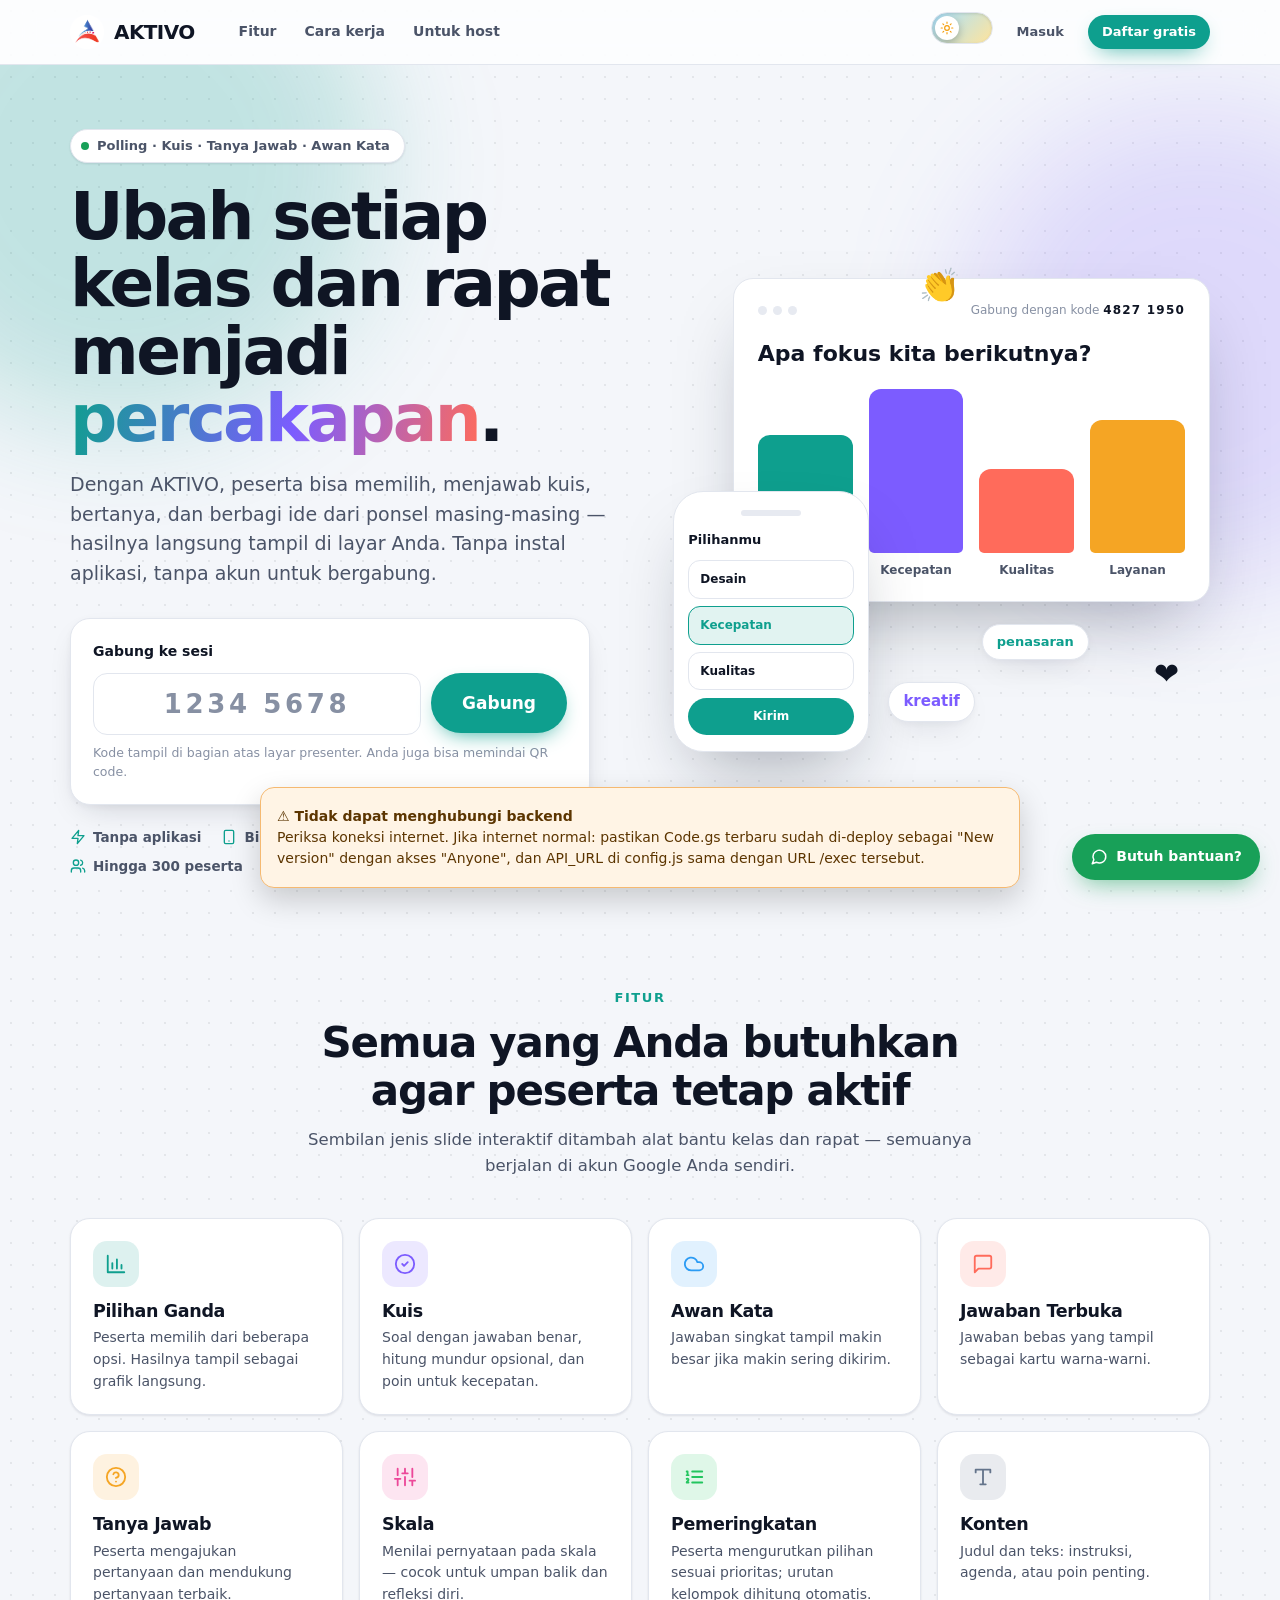
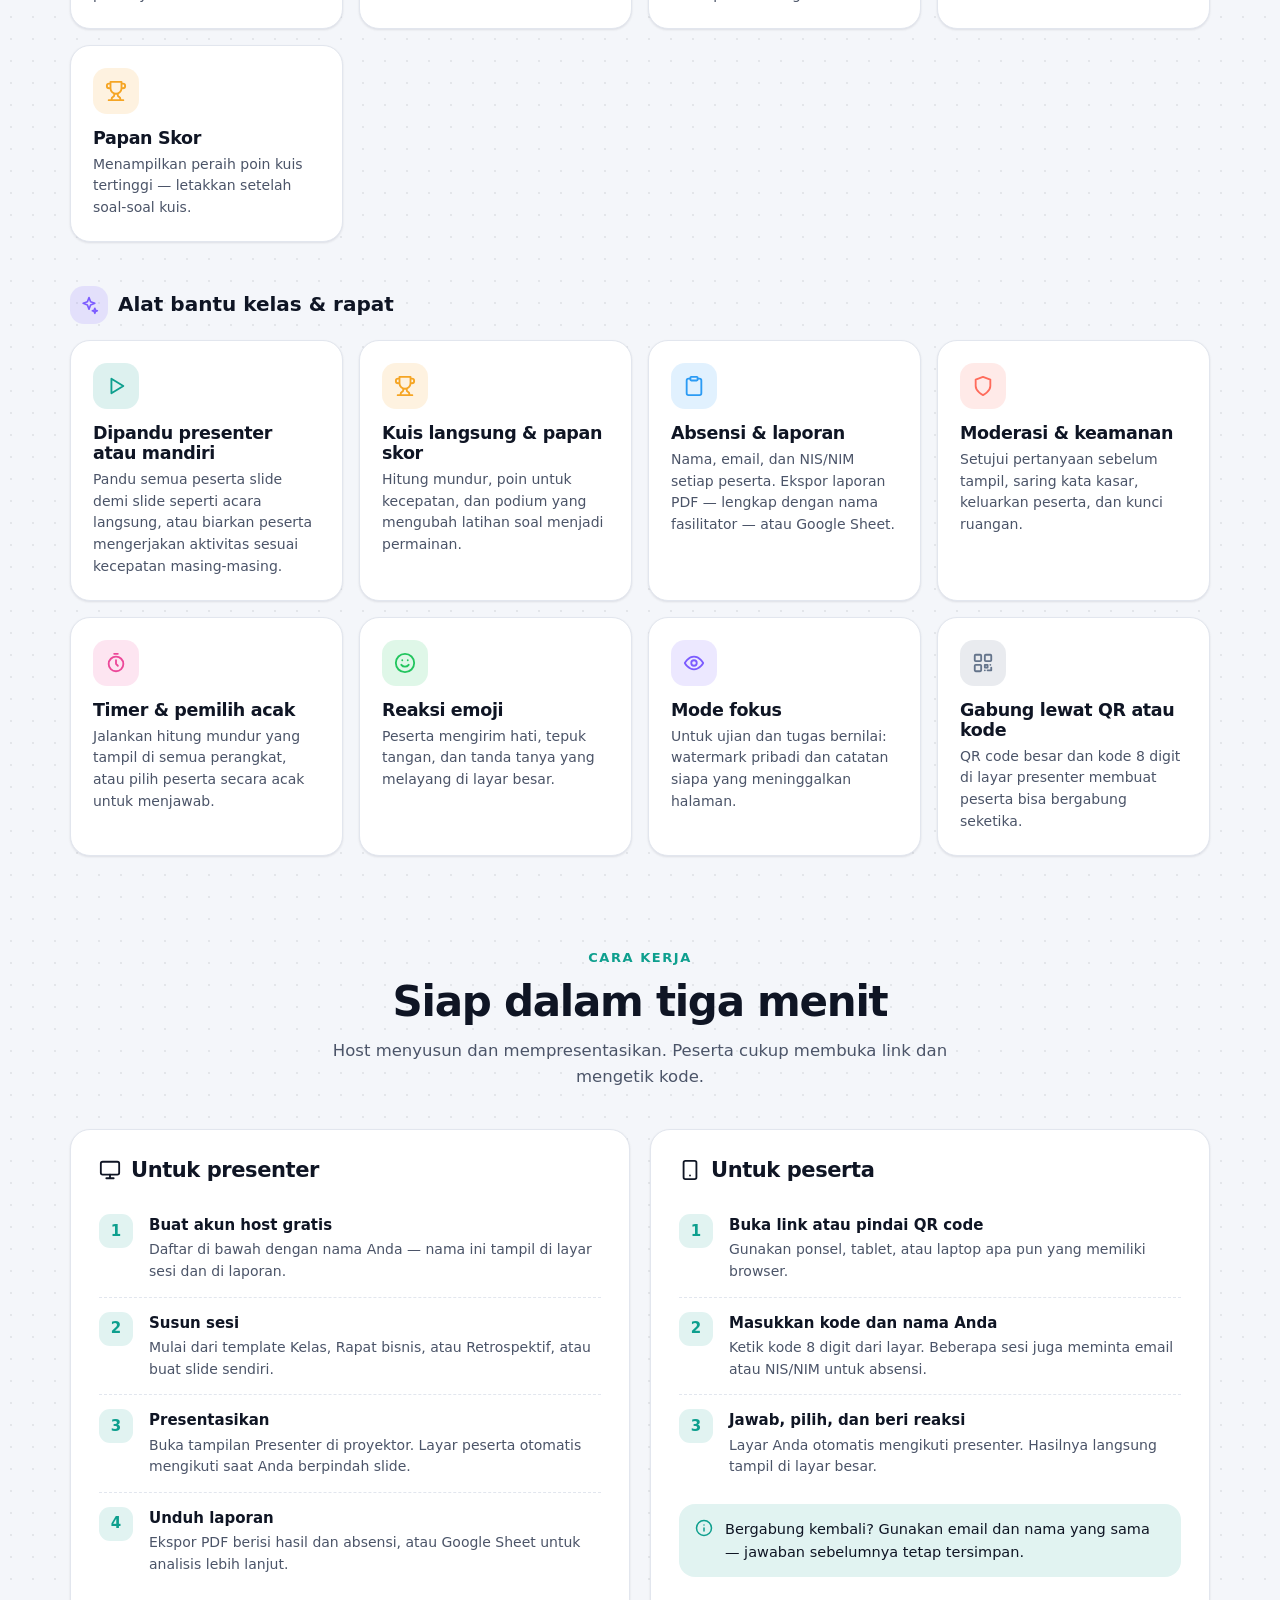
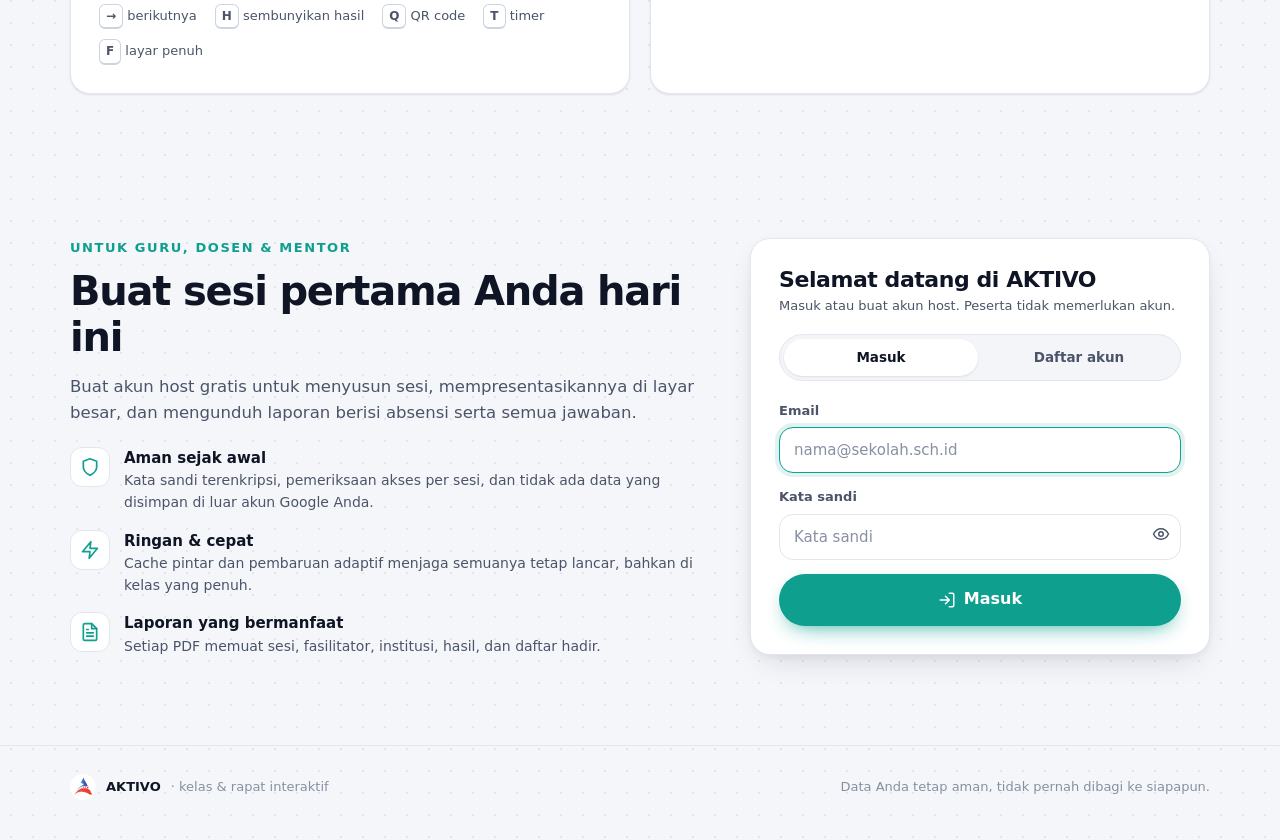
<file: index.html>
<!DOCTYPE html>
<html lang="id" data-page="index">
<head>
  <meta charset="utf-8">
  <meta name="viewport" content="width=device-width, initial-scale=1, viewport-fit=cover">
  <meta http-equiv="Content-Security-Policy" content="default-src 'self'; script-src 'self'; style-src 'self' 'unsafe-inline' https://fonts.googleapis.com; font-src 'self' https://fonts.gstatic.com; img-src 'self' data:; connect-src https://script.google.com https://script.googleusercontent.com; base-uri 'none'; form-action 'none'; object-src 'none'">
  <meta name="referrer" content="strict-origin-when-cross-origin">
  <title>AKTIVO — Kelas & rapat interaktif</title>
  <meta name="description" content="Polling, kuis, awan kata, dan tanya jawab langsung untuk kelas dan rapat. Gabung dengan kode — tanpa aplikasi.">
  <meta name="theme-color" content="#0e9f8e">
  <meta property="og:title" content="AKTIVO — Kelas & rapat interaktif">
  <meta property="og:description" content="Polling, kuis, awan kata, dan tanya jawab langsung untuk kelas dan rapat. Gabung dengan kode — tanpa aplikasi.">
  <link rel="icon" type="image/png" href="logo.png">
  <link rel="apple-touch-icon" href="logo.png">
  <script src="theme.js"></script>
  <link rel="preconnect" href="https://fonts.googleapis.com">
  <link rel="preconnect" href="https://fonts.gstatic.com" crossorigin>
  <link rel="stylesheet" href="https://fonts.googleapis.com/css2?family=Chivo:wght@600;700;800&family=Plus+Jakarta+Sans:wght@400;500;600;700;800&display=swap">
  <link rel="stylesheet" href="aktivo.css">
  <link rel="stylesheet" href="index.css">
</head>
<body>
  <!-- =================== LANDING =================== -->
  <div id="landing">
    <header class="topbar">
      <div class="container topbar-inner">
        <button class="brand" type="button" data-scroll="top"><img id="logo-nav" alt=""><span>AKTIVO</span></button>
        <nav class="nav-links">
          <button type="button" data-scroll="features">Fitur</button>
          <button type="button" data-scroll="how">Cara kerja</button>
          <button type="button" data-scroll="host">Untuk host</button>
        </nav>
        <div class="nav-actions" id="nav-actions">
          <span id="theme-nav"></span>
        </div>
      </div>
    </header>

    <section class="hero" id="sec-top">
      <div class="container hero-grid">
        <div>
          <span class="eyebrow"><span class="live-dot"></span> Polling · Kuis · Tanya Jawab · Awan Kata</span>
          <h1 class="display">Ubah setiap kelas dan rapat menjadi <span class="hl">percakapan</span>.</h1>
          <p class="lead">Dengan AKTIVO, peserta bisa memilih, menjawab kuis, bertanya, dan berbagi ide dari ponsel masing-masing — hasilnya langsung tampil di layar Anda. Tanpa instal aplikasi, tanpa akun untuk bergabung.</p>

          <div class="card join-card">
            <label class="label" for="code-input">Gabung ke sesi</label>
            <div class="join-row">
              <input id="code-input" class="input input-code" inputmode="numeric" placeholder="1234 5678" maxlength="20" autocomplete="off" autocapitalize="characters" aria-label="Kode sesi">
              <button class="btn btn-primary btn-xl" id="btn-join" type="button">Gabung</button>
            </div>
            <div class="field-error" id="code-error" style="margin-top:8px"></div>
            <p class="hint" style="margin-top:6px">Kode tampil di bagian atas layar presenter. Anda juga bisa memindai QR code.</p>
          </div>

          <div class="trust" id="trust"></div>
        </div>

        <div class="hero-visual" aria-hidden="true">
          <div class="card mock-screen">
            <div class="mock-top"><i></i><i></i><i></i><span class="sp">Gabung dengan kode <b>4827 1950</b></span></div>
            <div class="mock-title">Apa fokus kita berikutnya?</div>
            <div class="mock-cols">
              <div style="--h:62%;--c:var(--c1)"><i></i>Desain</div>
              <div style="--h:88%;--c:var(--c2)"><i></i>Kecepatan</div>
              <div style="--h:44%;--c:var(--c3)"><i></i>Kualitas</div>
              <div style="--h:70%;--c:var(--c4)"><i></i>Layanan</div>
            </div>
          </div>
          <div class="card mock-phone">
            <div class="notch"></div>
            <div class="q">Pilihanmu</div>
            <div class="mock-opt">Desain</div>
            <div class="mock-opt sel">Kecepatan</div>
            <div class="mock-opt">Kualitas</div>
            <div class="mock-send">Kirim</div>
          </div>
          <span class="mock-float" style="left:44%;top:-6px">&#x1F44F;</span>
          <span class="mock-float" style="right:6%;bottom:40px;animation-delay:1s">&#x2764;&#xFE0F;</span>
          <span class="mock-chip" style="left:38%;bottom:16px;color:var(--c2)">kreatif</span>
          <span class="mock-chip" style="left:56%;bottom:78px;color:var(--c1);animation-delay:.8s;font-size:13px">penasaran</span>
        </div>
      </div>
    </section>

    <section class="block" id="sec-features">
      <div class="container">
        <div class="sec-head">
          <div class="sec-kicker">Fitur</div>
          <h2>Semua yang Anda butuhkan agar peserta tetap aktif</h2>
          <p>Sembilan jenis slide interaktif ditambah alat bantu kelas dan rapat — semuanya berjalan di akun Google Anda sendiri.</p>
        </div>
        <div class="feat-grid" id="feat-types"></div>
        <div class="sub-title"><span class="feat-ic" style="--fc:var(--c2);margin:0;width:38px;height:38px" id="tools-ic"></span>Alat bantu kelas &amp; rapat</div>
        <div class="feat-grid" id="feat-tools"></div>
      </div>
    </section>

    <section class="block" id="sec-how" style="padding-top:20px">
      <div class="container">
        <div class="sec-head">
          <div class="sec-kicker">Cara kerja</div>
          <h2>Siap dalam tiga menit</h2>
          <p>Host menyusun dan mempresentasikan. Peserta cukup membuka link dan mengetik kode.</p>
        </div>
        <div class="how">
          <div class="card how-card" id="how-host"></div>
          <div class="card how-card" id="how-aud"></div>
        </div>
      </div>
    </section>

    <section class="block" id="sec-host">
      <div class="container host-grid">
        <div class="host-copy">
          <div class="sec-kicker">Untuk guru, dosen &amp; mentor</div>
          <h2>Buat sesi pertama Anda hari ini</h2>
          <p>Buat akun host gratis untuk menyusun sesi, mempresentasikannya di layar besar, dan mengunduh laporan berisi absensi serta semua jawaban.</p>
          <div id="benefits"></div>
        </div>
        <div class="card auth-card" id="auth-card">
          <h3>Selamat datang di AKTIVO</h3>
          <p class="muted small" style="margin-bottom:18px">Masuk atau buat akun host. Peserta tidak memerlukan akun.</p>
          <div id="auth-slot"></div>
        </div>
      </div>
    </section>

    <footer class="foot">
      <div class="container foot-inner">
        <div class="row"><img id="logo-foot" alt="" style="width:26px;height:26px;border-radius:8px"><b style="color:var(--text)">AKTIVO</b><span>· kelas &amp; rapat interaktif</span></div>
        <div>Data Anda tetap aman, tidak pernah dibagi ke siapapun.</div>
      </div>
    </footer>
  </div>

  <!-- =================== JOIN DETAILS =================== -->
  <div id="join-screen" class="center-screen" hidden>
    <div class="card join-box">
      <span class="badge badge-primary event-tag"><span class="live-dot"></span><span id="join-code-label"></span></span>
      <h2 id="join-event-name"></h2>
      <p class="muted" id="join-facilitator" style="margin-bottom:20px"></p>
      <div id="join-fields"></div>
      <div class="field-error" id="join-error"></div>
      <button class="btn btn-primary btn-lg btn-block" id="btn-enter" type="button" style="margin-top:6px">Masuk sesi</button>
      <p class="hint center" id="join-hint" style="margin-top:12px"></p>
      <div class="center"><button class="back-link" type="button" id="btn-join-back"></button></div>
    </div>
  </div>

  <!-- =================== AUDIENCE =================== -->
  <div id="audience" hidden>
    <header class="topbar aud-top">
      <div class="container topbar-inner" style="max-width:720px">
        <img id="logo-aud" alt="" style="width:32px;height:32px;border-radius:10px">
        <div class="aud-info">
          <div class="n ellipsis" id="aud-session"></div>
          <div class="f ellipsis" id="aud-facilitator"></div>
        </div>
        <span id="theme-aud"></span>
        <button class="icon-btn" type="button" id="btn-leave" title="Keluar dari sesi" aria-label="Keluar dari sesi"></button>
      </div>
    </header>
    <div class="aud-timer" id="aud-timer" hidden><span class="pill" id="aud-timer-pill"></span></div>
    <main class="aud-main">
      <nav class="aud-list" id="aud-list" hidden></nav>
      <section class="card aud-stage" id="aud-stage"></section>
    </main>
    <div class="aud-react glass" id="aud-react" hidden></div>
    <div class="rx-local" id="rx-local"></div>
  </div>

  <div class="watermark" id="watermark"></div>
  <div class="focus-overlay" id="focus-overlay">
    <div>
      <div class="wait-orb" style="margin-bottom:6px" id="focus-ic"></div>
      <h3>Tetaplah di halaman ini</h3>
      <p class="muted">Mode fokus aktif. Setiap kali Anda meninggalkan halaman, host akan mendapat catatannya.</p>
      <button class="btn btn-primary" type="button" style="margin-top:18px" id="btn-focus-back">Saya kembali</button>
    </div>
  </div>

  <a class="help-fab" id="help-fab" href="#" target="_blank" rel="noopener noreferrer"></a>

  <div class="ak-toasts" id="ak-toasts" aria-live="polite"></div>

  <script src="config.js"></script>
  <script src="api.js"></script>
  <script src="qr.js"></script>
  <script src="common.js"></script>
  <script src="index.js"></script>
</body>
</html>
</file>
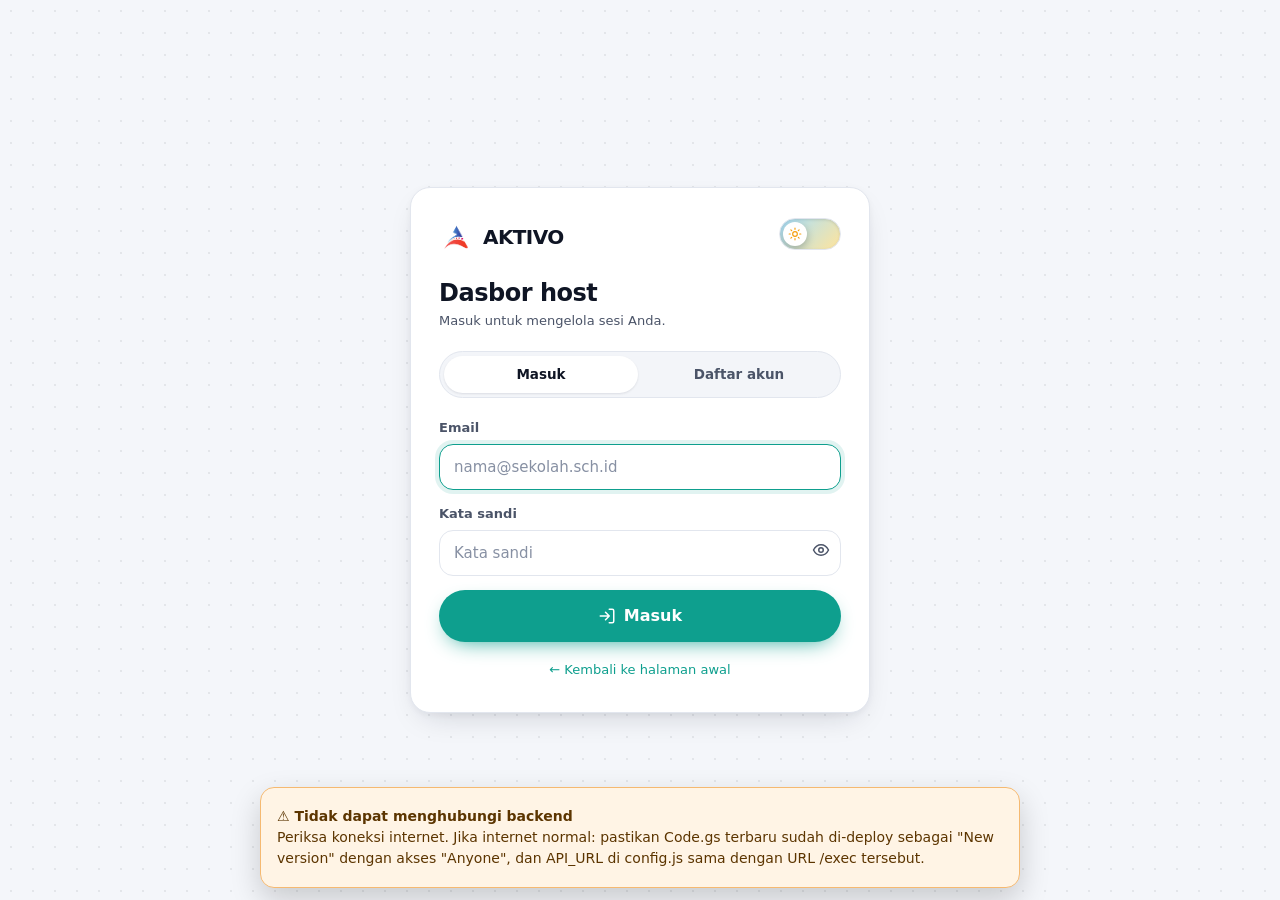
<file: host.html>
<!DOCTYPE html>
<html lang="id" data-page="host">
<head>
  <meta charset="utf-8">
  <meta name="viewport" content="width=device-width, initial-scale=1, viewport-fit=cover">
  <meta http-equiv="Content-Security-Policy" content="default-src 'self'; script-src 'self'; style-src 'self' 'unsafe-inline' https://fonts.googleapis.com; font-src 'self' https://fonts.gstatic.com; img-src 'self' data:; connect-src https://script.google.com https://script.googleusercontent.com; base-uri 'none'; form-action 'none'; object-src 'none'">
  <meta name="referrer" content="strict-origin-when-cross-origin">
  <meta name="robots" content="noindex">
  <title>AKTIVO — Dasbor</title>
  <meta name="description" content="Buat, presentasikan, dan tinjau sesi AKTIVO Anda.">
  <meta name="theme-color" content="#0e9f8e">
  <meta property="og:title" content="AKTIVO — Dasbor">
  <meta property="og:description" content="Buat, presentasikan, dan tinjau sesi AKTIVO Anda.">
  <link rel="icon" type="image/png" href="logo.png">
  <link rel="apple-touch-icon" href="logo.png">
  <script src="theme.js"></script>
  <link rel="preconnect" href="https://fonts.googleapis.com">
  <link rel="preconnect" href="https://fonts.gstatic.com" crossorigin>
  <link rel="stylesheet" href="https://fonts.googleapis.com/css2?family=Chivo:wght@600;700;800&family=Plus+Jakarta+Sans:wght@400;500;600;700;800&display=swap">
  <link rel="stylesheet" href="aktivo.css">
  <link rel="stylesheet" href="host.css">
</head>
<body>
  <!-- Login gate -->
  <div id="gate" class="center-screen" hidden>
    <div class="card gate-card">
      <div class="row" style="justify-content:space-between;margin-bottom:22px">
        <span class="brand"><img id="logo-gate" alt=""><span>AKTIVO</span></span>
        <span id="theme-gate"></span>
      </div>
      <h2 style="font-size:24px;margin-bottom:4px">Dasbor host</h2>
      <p class="muted small" style="margin-bottom:20px">Masuk untuk mengelola sesi Anda.</p>
      <div id="gate-auth"></div>
      <div class="center" style="margin-top:16px"><a class="small" id="gate-home" href="#">&larr; Kembali ke halaman awal</a></div>
    </div>
  </div>

  <!-- App -->
  <div id="app" hidden>
    <header class="topbar">
      <div class="container topbar-inner">
        <button class="brand" type="button" id="brand-home"><img id="logo-top" alt=""><span>AKTIVO</span><span class="brand-sub">Dasbor</span></button>
        <div class="grow"></div>
        <span id="theme-top"></span>
        <button class="user-btn" type="button" id="user-btn"><span class="avatar" id="avatar"></span><span class="uname ellipsis" id="uname" style="max-width:160px"></span></button>
      </div>
    </header>

    <main class="container dash-main">
      <!-- Sessions list -->
      <section id="view-list">
        <div class="list-head">
          <div>
            <h1 id="hello"></h1>
            <p class="muted">Buat, presentasikan, dan tinjau sesi interaktif Anda.</p>
          </div>
          <div class="row wrap">
            <button class="btn btn-ghost" type="button" id="btn-import" hidden></button>
            <button class="btn btn-primary btn-lg" type="button" id="btn-new"></button>
          </div>
        </div>
        <div class="stat-row" id="list-stats"></div>
        <div class="list-tools">
          <div class="search" id="search-wrap"><input class="input" id="search" placeholder="Cari sesi…" autocomplete="off"></div>
          <div class="seg" id="filter-seg">
            <button class="seg-btn active" type="button" data-f="all">Semua</button>
            <button class="seg-btn" type="button" data-f="active">Terbuka</button>
            <button class="seg-btn" type="button" data-f="closed">Ditutup</button>
          </div>
        </div>
        <div class="session-grid" id="session-grid"></div>
      </section>

      <!-- Session editor -->
      <section id="view-editor" hidden>
        <div class="ed-head">
          <button class="icon-btn lg" type="button" id="btn-back" title="Semua sesi" aria-label="Semua sesi"></button>
          <div class="ed-title">
            <h1 id="ed-name"></h1>
            <div class="ed-sub" id="ed-sub"></div>
          </div>
          <div class="ed-actions" id="ed-actions"></div>
        </div>
        <div class="tabs ed-tabs" id="ed-tabs">
          <button class="tab active" type="button" data-tab="slides"></button>
          <button class="tab" type="button" data-tab="participants"></button>
          <button class="tab" type="button" data-tab="settings"></button>
          <button class="tab" type="button" data-tab="report"></button>
        </div>

        <div id="tab-slides" class="ed-grid">
          <aside class="card slide-list-card">
            <button class="btn btn-primary btn-block" type="button" id="btn-add-slide"></button>
            <div class="slide-list" id="slide-list"></div>
          </aside>
          <div class="card slide-form-card" id="slide-form"></div>
        </div>
        <div id="tab-participants" hidden></div>
        <div id="tab-settings" hidden></div>
        <div id="tab-report" hidden></div>
      </section>
    </main>
  </div>

  <div class="ak-toasts" id="ak-toasts" aria-live="polite"></div>

  <script src="config.js"></script>
  <script src="api.js"></script>
  <script src="qr.js"></script>
  <script src="common.js"></script>
  <script src="host.js"></script>
</body>
</html>
</file>
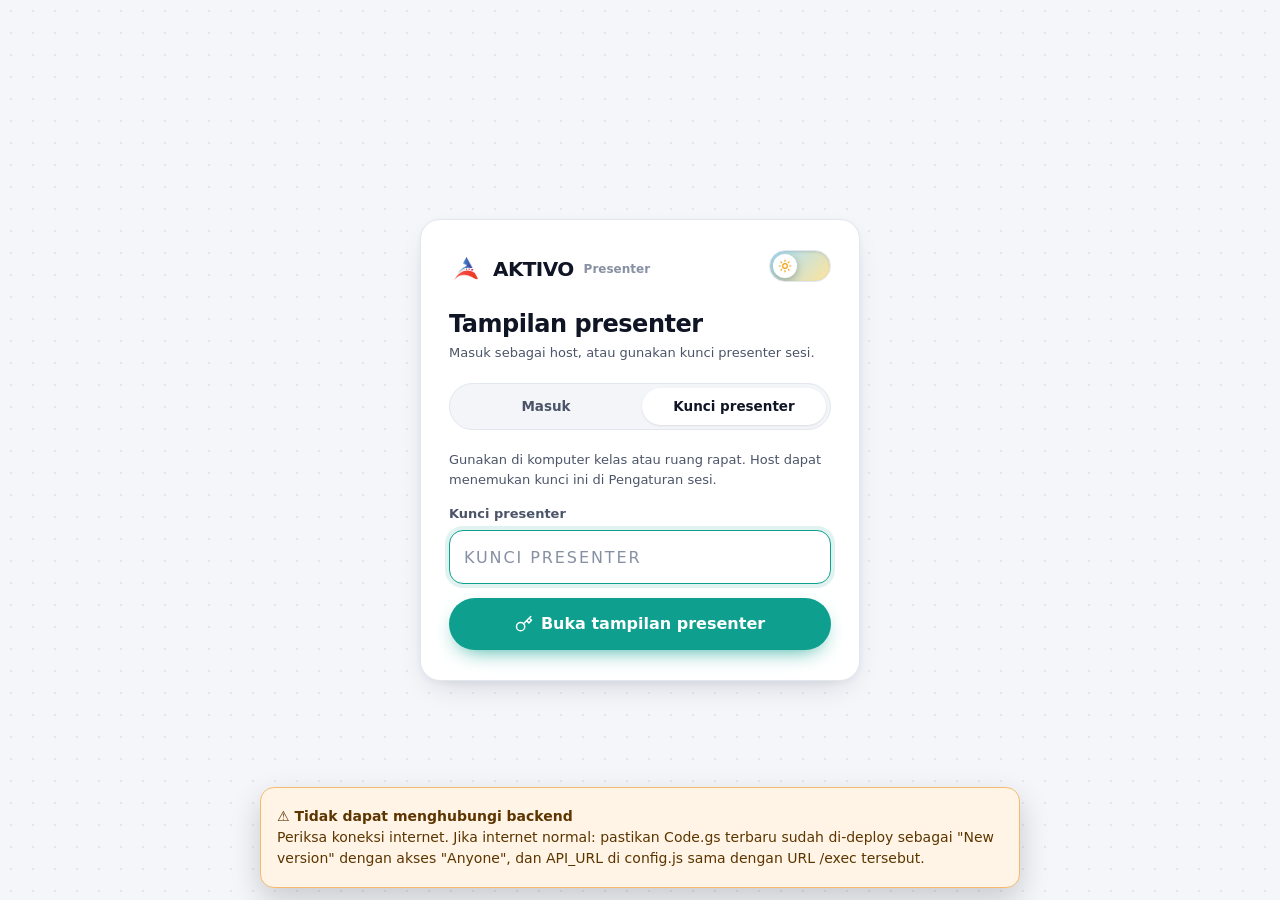
<file: presenter.html>
<!DOCTYPE html>
<html lang="id" data-page="presenter">
<head>
  <meta charset="utf-8">
  <meta name="viewport" content="width=device-width, initial-scale=1, viewport-fit=cover">
  <meta http-equiv="Content-Security-Policy" content="default-src 'self'; script-src 'self'; style-src 'self' 'unsafe-inline' https://fonts.googleapis.com; font-src 'self' https://fonts.gstatic.com; img-src 'self' data:; connect-src https://script.google.com https://script.googleusercontent.com; base-uri 'none'; form-action 'none'; object-src 'none'">
  <meta name="referrer" content="strict-origin-when-cross-origin">
  <meta name="robots" content="noindex">
  <title>AKTIVO — Presenter</title>
  <meta name="description" content="Tampilkan hasil langsung kepada peserta.">
  <meta name="theme-color" content="#0e9f8e">
  <meta property="og:title" content="AKTIVO — Presenter">
  <meta property="og:description" content="Tampilkan hasil langsung kepada peserta.">
  <link rel="icon" type="image/png" href="logo.png">
  <link rel="apple-touch-icon" href="logo.png">
  <script src="theme.js"></script>
  <link rel="preconnect" href="https://fonts.googleapis.com">
  <link rel="preconnect" href="https://fonts.gstatic.com" crossorigin>
  <link rel="stylesheet" href="https://fonts.googleapis.com/css2?family=Chivo:wght@600;700;800&family=Plus+Jakarta+Sans:wght@400;500;600;700;800&display=swap">
  <link rel="stylesheet" href="aktivo.css">
  <link rel="stylesheet" href="presenter.css">
</head>
<body>
  <div id="gate" class="center-screen" hidden>
    <div class="card gate-card">
      <div class="row" style="justify-content:space-between;margin-bottom:22px">
        <span class="brand"><img id="logo-gate" alt=""><span>AKTIVO</span><span class="brand-sub">Presenter</span></span>
        <span id="theme-gate"></span>
      </div>
      <h2 style="font-size:24px;margin-bottom:4px">Tampilan presenter</h2>
      <p class="muted small" style="margin-bottom:20px">Masuk sebagai host, atau gunakan kunci presenter sesi.</p>
      <div id="gate-auth"></div>
    </div>
  </div>

  <div id="pres" hidden>
    <header class="p-top">
      <div class="join-info glass" id="join-info" title="Tampilkan QR code (Q)">
        <div class="mini-qr" id="mini-qr"></div>
        <div><div class="jt">Pindai atau buka link · gunakan kode</div><div class="jc" id="join-code"></div></div>
      </div>
      <div class="p-session"><div class="n ellipsis" id="p-name"></div><div class="f ellipsis" id="p-fac"></div></div>
      <div class="p-stats" id="p-stats"></div>
    </header>
    <div class="p-timer" id="p-timer" hidden><span class="pill" id="p-timer-pill"></span></div>
    <main class="p-main"><section class="card p-stage" id="stage"></section></main>
    <div class="lb-overlay" id="lb-overlay" hidden><div class="inner"><h2 id="lb-title"></h2><div id="lb-body"></div></div></div>
    <nav class="p-bar glass" id="bar" aria-label="Kontrol presenter"></nav>
    <div class="rx-layer" id="rx-layer"></div>
  </div>

  <div class="ak-toasts" id="ak-toasts" aria-live="polite"></div>

  <script src="config.js"></script>
  <script src="api.js"></script>
  <script src="qr.js"></script>
  <script src="common.js"></script>
  <script src="presenter.js"></script>
</body>
</html>
</file>
<file: aktivo.css>
/* =====================================================================
     AKTIVO design system — tokens, base, components, results, motion
     ===================================================================== */
  :root {
    --font: 'Plus Jakarta Sans', system-ui, -apple-system, 'Segoe UI', Roboto, sans-serif;
    --font-display: 'Chivo', 'Plus Jakarta Sans', system-ui, sans-serif;
    --r-sm: 10px; --r-md: 14px; --r-lg: 20px; --r-xl: 28px; --r-full: 999px;
    --ease: cubic-bezier(.2, .8, .2, 1);
    --spring: cubic-bezier(.34, 1.56, .64, 1);
    --c1: #0e9f8e; --c2: #7c5cff; --c3: #ff6b5b; --c4: #f5a524; --c5: #2b9bf4;
    --c6: #ec4899; --c7: #22c55e; --c8: #64748b; --c9: #a855f7; --c10: #14b8a6;
  }
  :root, [data-theme="light"] {
    --bg: #f4f6fa; --bg-2: #eaedf4;
    --surface: #ffffff; --surface-2: #f3f5f9; --surface-3: #e7eaf1;
    --border: #e2e6ee; --border-strong: #cdd3df;
    --text: #0f1524; --text-2: #4b5468; --text-3: #8790a3;
    --primary: #0e9f8e; --primary-strong: #0a8174; --primary-soft: rgba(14, 159, 142, .12); --on-primary: #ffffff;
    --accent: #7c5cff;
    --danger: #e5484d; --danger-soft: rgba(229, 72, 77, .11);
    --warning: #d97b00; --warning-soft: rgba(224, 138, 0, .13);
    --success: #18a058; --success-soft: rgba(24, 160, 88, .12);
    --shadow-sm: 0 1px 2px rgba(16, 24, 40, .05), 0 1px 3px rgba(16, 24, 40, .05);
    --shadow: 0 12px 32px -14px rgba(16, 24, 40, .22), 0 2px 6px rgba(16, 24, 40, .04);
    --shadow-lg: 0 34px 70px -24px rgba(16, 24, 40, .34);
    --dot: rgba(15, 21, 36, .075);
    --glass: rgba(255, 255, 255, .74);
    --hero-glow-1: rgba(14, 159, 142, .22); --hero-glow-2: rgba(124, 92, 255, .18);
    color-scheme: light;
  }
  [data-theme="dark"] {
    --bg: #090d15; --bg-2: #0e131e;
    --surface: #121925; --surface-2: #182131; --surface-3: #212b3e;
    --border: #222c3f; --border-strong: #334059;
    --text: #edf1f9; --text-2: #a8b1c4; --text-3: #6c778e;
    --primary: #2fd3bd; --primary-strong: #63e6d4; --primary-soft: rgba(47, 211, 189, .13); --on-primary: #04211d;
    --accent: #9b85ff;
    --danger: #ff6369; --danger-soft: rgba(255, 99, 105, .13);
    --warning: #ffb224; --warning-soft: rgba(255, 178, 36, .13);
    --success: #3dd68c; --success-soft: rgba(61, 214, 140, .13);
    --shadow-sm: 0 1px 2px rgba(0, 0, 0, .4);
    --shadow: 0 14px 34px -14px rgba(0, 0, 0, .6);
    --shadow-lg: 0 34px 80px -24px rgba(0, 0, 0, .75);
    --dot: rgba(255, 255, 255, .055);
    --glass: rgba(14, 19, 30, .74);
    --hero-glow-1: rgba(47, 211, 189, .16); --hero-glow-2: rgba(155, 133, 255, .16);
    color-scheme: dark;
  }

  /* ---------- Base ---------- */
  *, *::before, *::after { box-sizing: border-box; }
  html { -webkit-text-size-adjust: 100%; }
  body {
    margin: 0; min-height: 100vh; font-family: var(--font); font-size: 15px; line-height: 1.55; color: var(--text);
    background-color: var(--bg);
    background-image: radial-gradient(var(--dot) 1px, transparent 1.3px);
    background-size: 22px 22px;
    -webkit-font-smoothing: antialiased; -moz-osx-font-smoothing: grayscale;
    transition: background-color .35s var(--ease), color .35s var(--ease);
  }
  h1, h2, h3, h4 { font-family: var(--font-display); letter-spacing: -.02em; line-height: 1.15; margin: 0; font-weight: 700; }
  p { margin: 0; }
  a { color: var(--primary); text-decoration: none; }
  button, input, select, textarea { font: inherit; color: inherit; }
  img { max-width: 100%; display: block; }
  [hidden], .hidden { display: none !important; }
  ::selection { background: var(--primary-soft); }
  :focus-visible { outline: 2.5px solid var(--primary); outline-offset: 2px; }
  .container { width: 100%; max-width: 1180px; margin: 0 auto; padding: 0 20px; }
  .muted { color: var(--text-2); } .faint { color: var(--text-3); }
  .small { font-size: 13px; } .tiny { font-size: 12px; }
  .row { display: flex; align-items: center; gap: 10px; } .wrap { flex-wrap: wrap; }
  .grow { flex: 1; min-width: 0; } .stack { display: flex; flex-direction: column; gap: 12px; }
  .center { text-align: center; } .mt-0 { margin-top: 0; }
  .ic { flex-shrink: 0; display: inline-block; vertical-align: middle; }
  .num { font-variant-numeric: tabular-nums; }
  .ellipsis { overflow: hidden; text-overflow: ellipsis; white-space: nowrap; }

  /* ---------- Surfaces ---------- */
  .card { background: var(--surface); border: 1px solid var(--border); border-radius: var(--r-lg); box-shadow: var(--shadow-sm); transition: background-color .35s, border-color .35s; }
  .card-pad { padding: 24px; }
  .glass { background: var(--glass); backdrop-filter: saturate(1.6) blur(18px); -webkit-backdrop-filter: saturate(1.6) blur(18px); }
  .divider { height: 1px; background: var(--border); margin: 18px 0; border: 0; }

  /* ---------- Top bar & brand ---------- */
  .topbar { position: sticky; top: 0; z-index: 60; background: var(--glass); backdrop-filter: saturate(1.6) blur(18px); -webkit-backdrop-filter: saturate(1.6) blur(18px); border-bottom: 1px solid var(--border); }
  .topbar-inner { height: 64px; display: flex; align-items: center; gap: 14px; }
  .brand { display: inline-flex; align-items: center; gap: 10px; font-family: var(--font-display); font-weight: 800; font-size: 20px; color: var(--text); letter-spacing: -.03em; background: none; border: 0; padding: 0; cursor: pointer; }
  .brand img { width: 34px; height: 34px; border-radius: 10px; object-fit: contain; }
  .brand .brand-sub { font-family: var(--font); font-size: 12px; font-weight: 600; color: var(--text-3); letter-spacing: 0; }

  /* ---------- Buttons ---------- */
  .btn {
    --h: 42px; display: inline-flex; align-items: center; justify-content: center; gap: 8px; height: var(--h); padding: 0 18px;
    border-radius: var(--r-full); border: 1px solid transparent; font-weight: 650; font-size: 14px; cursor: pointer; white-space: nowrap;
    text-decoration: none; user-select: none; -webkit-tap-highlight-color: transparent; position: relative;
    transition: transform .15s var(--ease), background-color .2s, border-color .2s, color .2s, box-shadow .2s, opacity .2s;
  }
  .btn:active:not(:disabled) { transform: scale(.97); }
  .btn:disabled, .btn[aria-disabled="true"] { opacity: .5; cursor: not-allowed; }
  .btn-sm { --h: 34px; padding: 0 13px; font-size: 13px; gap: 6px; }
  .btn-lg { --h: 52px; padding: 0 26px; font-size: 16px; }
  .btn-xl { --h: 60px; padding: 0 30px; font-size: 17px; }
  .btn-block { width: 100%; }
  .btn-primary { background: var(--primary); color: var(--on-primary); box-shadow: 0 8px 22px -10px var(--primary); }
  .btn-primary:hover:not(:disabled) { background: var(--primary-strong); box-shadow: 0 10px 26px -10px var(--primary); }
  .btn-secondary { background: var(--surface); border-color: var(--border-strong); color: var(--text); }
  .btn-secondary:hover:not(:disabled) { border-color: var(--primary); color: var(--primary); }
  .btn-ghost { background: transparent; color: var(--text-2); }
  .btn-ghost:hover:not(:disabled) { background: var(--surface-2); color: var(--text); }
  .btn-soft { background: var(--primary-soft); color: var(--primary); }
  .btn-soft:hover:not(:disabled) { background: var(--primary); color: var(--on-primary); }
  .btn-danger { background: var(--danger-soft); color: var(--danger); }
  .btn-danger:hover:not(:disabled) { background: var(--danger); color: #fff; }
  .btn-solid-danger { background: var(--danger); color: #fff; }
  .btn-solid-danger:hover:not(:disabled) { filter: brightness(.95); }
  .icon-btn {
    width: 38px; height: 38px; padding: 0; border-radius: 12px; display: inline-grid; place-items: center;
    border: 1px solid transparent; background: transparent; color: var(--text-2); cursor: pointer; position: relative;
    transition: background-color .2s, color .2s, transform .15s;
  }
  .icon-btn:hover:not(:disabled) { background: var(--surface-2); color: var(--text); }
  .icon-btn:active:not(:disabled) { transform: scale(.94); }
  .icon-btn:disabled { opacity: .4; cursor: not-allowed; }
  .icon-btn.sm { width: 32px; height: 32px; border-radius: 10px; }
  .icon-btn.lg { width: 46px; height: 46px; border-radius: 14px; }
  .icon-btn.active { background: var(--primary-soft); color: var(--primary); }
  .icon-btn.danger:hover:not(:disabled) { background: var(--danger-soft); color: var(--danger); }
  .spinner { width: 16px; height: 16px; border: 2px solid currentColor; border-right-color: transparent; border-radius: 50%; animation: ak-spin .7s linear infinite; }

  /* ---------- Forms ---------- */
  .field { display: flex; flex-direction: column; gap: 6px; margin-bottom: 14px; }
  .field > label, .label { font-size: 13px; font-weight: 650; color: var(--text-2); }
  .label .opt { font-weight: 500; color: var(--text-3); }
  .input, .select, .textarea {
    width: 100%; height: 46px; padding: 0 14px; border-radius: var(--r-md); border: 1.5px solid var(--border);
    background: var(--surface); color: var(--text); font-size: 15px; outline: none;
    transition: border-color .2s, box-shadow .2s, background-color .35s;
  }
  .textarea { height: auto; padding: 12px 14px; resize: vertical; line-height: 1.5; min-height: 92px; }
  .select {
    appearance: none; -webkit-appearance: none; cursor: pointer; padding-right: 40px;
    background-image: url("data:image/svg+xml,%3Csvg xmlns='http://www.w3.org/2000/svg' width='16' height='16' viewBox='0 0 24 24' fill='none' stroke='%238790a3' stroke-width='2.4' stroke-linecap='round' stroke-linejoin='round'%3E%3Cpath d='m6 9 6 6 6-6'/%3E%3C/svg%3E");
    background-repeat: no-repeat; background-position: right 13px center;
  }
  .input:hover, .select:hover, .textarea:hover { border-color: var(--border-strong); }
  .input:focus, .select:focus, .textarea:focus { border-color: var(--primary); box-shadow: 0 0 0 4px var(--primary-soft); }
  .input::placeholder, .textarea::placeholder { color: var(--text-3); }
  .input:disabled, .select:disabled, .textarea:disabled { opacity: .6; cursor: not-allowed; }
  .input-lg { height: 54px; font-size: 16px; }
  .input-code { height: 62px; font-size: 26px; font-weight: 800; letter-spacing: .14em; text-align: center; font-family: var(--font-display); }
  .input-wrap { position: relative; }
  .input-wrap .input { padding-right: 48px; }
  .input-wrap .icon-btn { position: absolute; right: 4px; top: 4px; }
  .field-error { color: var(--danger); font-size: 13px; min-height: 18px; font-weight: 500; }
  .field-error:empty { min-height: 0; }
  .hint { font-size: 12.5px; color: var(--text-3); }
  .counter { font-size: 12px; color: var(--text-3); font-variant-numeric: tabular-nums; }
  .grid-2 { display: grid; grid-template-columns: 1fr 1fr; gap: 0 14px; }
  @media (max-width: 640px) { .grid-2 { grid-template-columns: 1fr; } }

  /* Toggle switch */
  .switch { position: relative; display: inline-flex; align-items: center; gap: 12px; cursor: pointer; user-select: none; }
  .switch input { position: absolute; opacity: 0; width: 1px; height: 1px; }
  .switch .track { flex-shrink: 0; width: 44px; height: 26px; border-radius: 99px; background: var(--surface-3); border: 1px solid var(--border-strong); position: relative; transition: background .25s, border-color .25s; }
  .switch .track::after { content: ''; position: absolute; top: 2px; left: 2px; width: 20px; height: 20px; border-radius: 50%; background: #fff; box-shadow: 0 2px 6px rgba(0, 0, 0, .22); transition: transform .3s var(--spring); }
  .switch input:checked + .track { background: var(--primary); border-color: var(--primary); }
  .switch input:checked + .track::after { transform: translateX(18px); }
  .switch input:focus-visible + .track { outline: 2.5px solid var(--primary); outline-offset: 2px; }
  .switch input:disabled + .track { opacity: .5; }
  .setting-row { display: flex; align-items: center; justify-content: space-between; gap: 16px; padding: 14px 0; border-bottom: 1px solid var(--border); }
  .setting-row:last-child { border-bottom: 0; }
  .setting-row .t { font-weight: 650; font-size: 14.5px; }
  .setting-row .d { font-size: 13px; color: var(--text-2); margin-top: 2px; }

  /* Theme slider (dark / light) */
  .theme-switch { border: 0; background: none; padding: 0; cursor: pointer; display: inline-flex; -webkit-tap-highlight-color: transparent; }
  .theme-switch .ts-track {
    position: relative; display: block; width: 62px; height: 32px; border-radius: 99px; overflow: hidden;
    background: linear-gradient(135deg, #a8e1ff 0%, #ffe49c 100%); border: 1px solid var(--border);
    box-shadow: inset 0 1px 3px rgba(0, 0, 0, .12); transition: background .5s var(--ease);
  }
  [data-theme="dark"] .theme-switch .ts-track { background: linear-gradient(135deg, #1b2445 0%, #3b2d72 100%); }
  .theme-switch .ts-star { position: absolute; width: 2px; height: 2px; background: #fff; border-radius: 50%; opacity: 0; transition: opacity .5s; }
  .theme-switch .ts-star.s1 { top: 8px; left: 12px; } .theme-switch .ts-star.s2 { top: 18px; left: 20px; } .theme-switch .ts-star.s3 { top: 10px; left: 26px; width: 3px; height: 3px; }
  [data-theme="dark"] .theme-switch .ts-star { opacity: .9; }
  .theme-switch .ts-thumb {
    position: absolute; top: 3px; left: 3px; width: 24px; height: 24px; border-radius: 50%; background: #fff;
    display: grid; place-items: center; box-shadow: 0 3px 8px rgba(0, 0, 0, .25);
    transition: transform .5s var(--spring), background .5s;
  }
  [data-theme="dark"] .theme-switch .ts-thumb { transform: translateX(30px); background: #0f1524; }
  .theme-switch .ts-thumb .ic { position: absolute; transition: opacity .35s, transform .5s var(--ease); }
  .theme-switch .ts-sun { color: #f59e0b; }
  .theme-switch .ts-moon { color: #c7d2fe; opacity: 0; transform: rotate(-90deg) scale(.6); }
  [data-theme="dark"] .theme-switch .ts-sun { opacity: 0; transform: rotate(90deg) scale(.6); }
  [data-theme="dark"] .theme-switch .ts-moon { opacity: 1; transform: none; }

  /* Segmented control & tabs */
  .seg { display: inline-flex; gap: 4px; padding: 4px; border-radius: var(--r-full); background: var(--surface-2); border: 1px solid var(--border); }
  .seg-btn { border: 0; background: transparent; padding: 8px 16px; border-radius: var(--r-full); font-weight: 650; font-size: 13.5px; color: var(--text-2); cursor: pointer; transition: background .2s, color .2s, box-shadow .2s; white-space: nowrap; display: inline-flex; align-items: center; gap: 6px; }
  .seg-btn:hover { color: var(--text); }
  .seg-btn.active { background: var(--surface); color: var(--text); box-shadow: var(--shadow-sm); }
  .seg.block { display: flex; } .seg.block .seg-btn { flex: 1; justify-content: center; }
  .tabs { display: flex; gap: 4px; border-bottom: 1px solid var(--border); overflow-x: auto; scrollbar-width: none; }
  .tabs::-webkit-scrollbar { display: none; }
  .tab { position: relative; border: 0; background: none; padding: 12px 14px; font-weight: 650; font-size: 14px; color: var(--text-2); cursor: pointer; white-space: nowrap; display: inline-flex; align-items: center; gap: 8px; }
  .tab::after { content: ''; position: absolute; left: 10px; right: 10px; bottom: -1px; height: 2.5px; border-radius: 2px; background: var(--primary); transform: scaleX(0); transition: transform .3s var(--ease); }
  .tab:hover { color: var(--text); }
  .tab.active { color: var(--text); }
  .tab.active::after { transform: scaleX(1); }
  .tab .count { font-size: 11.5px; padding: 1px 7px; border-radius: 99px; background: var(--surface-3); color: var(--text-2); }

  /* Badges & pills */
  .badge { display: inline-flex; align-items: center; gap: 6px; height: 24px; padding: 0 10px; border-radius: 99px; font-size: 12px; font-weight: 650; background: var(--surface-2); color: var(--text-2); white-space: nowrap; }
  .badge-primary { background: var(--primary-soft); color: var(--primary); }
  .badge-success { background: var(--success-soft); color: var(--success); }
  .badge-warning { background: var(--warning-soft); color: var(--warning); }
  .badge-danger { background: var(--danger-soft); color: var(--danger); }
  .live-dot { width: 8px; height: 8px; border-radius: 50%; background: var(--success); flex-shrink: 0; animation: ak-pulse 1.8s infinite; }
  .type-pill {
    display: inline-flex; align-items: center; gap: 6px; padding: 5px 12px 5px 9px; border-radius: 99px; font-size: 12px; font-weight: 700;
    letter-spacing: .02em; color: var(--tc, var(--primary)); background: var(--surface-2);
    background: color-mix(in srgb, var(--tc, var(--primary)) 14%, transparent);
  }
  .code-chip { display: inline-flex; align-items: center; gap: 8px; padding: 6px 12px; border-radius: 12px; background: var(--surface-2); border: 1px dashed var(--border-strong); font-family: var(--font-display); font-weight: 800; letter-spacing: .1em; font-size: 15px; }
  .kbd { display: inline-block; min-width: 22px; padding: 2px 6px; border-radius: 6px; border: 1px solid var(--border-strong); border-bottom-width: 2px; background: var(--surface); font-size: 12px; font-weight: 700; text-align: center; font-family: var(--font); }

  /* Empty / loading */
  .empty { text-align: center; color: var(--text-2); padding: 48px 20px; }
  .empty .empty-ic { width: 64px; height: 64px; margin: 0 auto 14px; border-radius: 20px; display: grid; place-items: center; background: var(--primary-soft); color: var(--primary); }
  .empty h3 { font-size: 19px; color: var(--text); margin-bottom: 6px; }
  .skeleton { background: linear-gradient(90deg, var(--surface-2) 25%, var(--surface-3) 50%, var(--surface-2) 75%); background-size: 200% 100%; animation: ak-shimmer 1.4s infinite linear; border-radius: 12px; }
  .dots::after { content: ''; display: inline-block; width: 1.2em; text-align: left; animation: ak-dots 1.4s steps(4) infinite; }

  /* Table */
  .table-wrap { overflow-x: auto; border: 1px solid var(--border); border-radius: var(--r-md); }
  .table { width: 100%; border-collapse: collapse; font-size: 13.5px; }
  .table th, .table td { text-align: left; padding: 11px 14px; border-bottom: 1px solid var(--border); white-space: nowrap; }
  .table th { font-size: 11.5px; text-transform: uppercase; letter-spacing: .05em; color: var(--text-3); font-weight: 700; background: var(--surface-2); }
  .table tr:last-child td { border-bottom: 0; }
  .table tr.removed td { opacity: .5; }

  /* ---------- Modal & dialog ---------- */
  .ak-modal-backdrop { position: fixed; inset: 0; z-index: 1000; display: flex; align-items: center; justify-content: center; padding: 18px; background: rgba(15, 23, 42, .38); backdrop-filter: blur(8px) saturate(1.2); -webkit-backdrop-filter: blur(8px) saturate(1.2); animation: ak-fade .2s ease-out; }
  [data-theme="dark"] .ak-modal-backdrop { background: rgba(2, 6, 14, .6); }
  .ak-modal-backdrop.closing { animation: ak-fade-out .18s ease-in forwards; }
  .ak-modal-backdrop.closing .ak-modal { animation: ak-pop-out .18s ease-in forwards; }
  .ak-modal { position: relative; width: 100%; max-width: 440px; max-height: calc(100vh - 36px); overflow: auto; background: var(--surface); color: var(--text); border: 1px solid var(--border); border-radius: var(--r-xl); box-shadow: var(--shadow-lg); padding: 26px; animation: ak-pop .3s var(--spring); }
  .ak-modal.lg { max-width: 620px; } .ak-modal.xl { max-width: 880px; }
  .ak-modal .ak-modal-x { position: absolute; top: 14px; right: 14px; }
  .ak-modal h3 { font-size: 21px; margin: 0 34px 8px 0; }
  .ak-modal .ak-modal-msg { color: var(--text-2); white-space: pre-line; font-size: 14.5px; line-height: 1.6; }
  .ak-modal-actions { display: flex; gap: 10px; justify-content: flex-end; flex-wrap: wrap; margin-top: 22px; }
  .ak-modal .ak-modal-icon { width: 52px; height: 52px; border-radius: 16px; display: grid; place-items: center; margin-bottom: 14px; background: var(--primary-soft); color: var(--primary); }
  .ak-modal .ak-modal-icon.danger { background: var(--danger-soft); color: var(--danger); }
  .ak-modal .ak-modal-icon.success { background: var(--success-soft); color: var(--success); }
  .ak-modal .ak-modal-icon.warning { background: var(--warning-soft); color: var(--warning); }
  /* Compact centred dialog for alerts & confirmations */
  .ak-modal.dialog { max-width: 400px; padding: 34px 28px 24px; text-align: center; overflow: hidden; }
  .ak-modal.dialog::before { content: ''; position: absolute; left: 0; right: 0; top: 0; height: 5px; background: linear-gradient(90deg, var(--c1), var(--c2)); }
  .ak-modal.dialog.tone-danger::before { background: linear-gradient(90deg, var(--danger), #ff9f6b); }
  .ak-modal.dialog.tone-success::before { background: linear-gradient(90deg, var(--success), var(--c1)); }
  .ak-modal.dialog.tone-warning::before { background: linear-gradient(90deg, var(--warning), #ffd36b); }
  .ak-modal.dialog .ak-modal-icon { width: 68px; height: 68px; border-radius: 22px; margin: 0 auto 18px; position: relative; animation: ak-pop .45s var(--spring) .05s both; }
  .ak-modal.dialog .ak-modal-icon::after { content: ''; position: absolute; inset: -7px; border-radius: 27px; border: 2px solid currentColor; opacity: .14; }
  .ak-modal.dialog h3 { margin: 0 0 8px; font-size: 22px; }
  .ak-modal.dialog .ak-modal-actions { justify-content: center; margin-top: 24px; }
  .ak-modal.dialog .ak-modal-actions .btn { flex: 1; min-width: 120px; }
  .ak-modal.dialog .ak-modal-x { top: 12px; right: 12px; }

  /* ---------- Toast notifications (light cards, colour-coded) ---------- */
  .ak-toasts { position: fixed; top: 84px; right: 18px; z-index: 1100; display: flex; flex-direction: column; gap: 10px; align-items: flex-end; pointer-events: none; width: min(380px, calc(100vw - 32px)); }
  @media (max-width: 600px) { .ak-toasts { right: 50%; transform: translateX(50%); top: 72px; } }
  .ak-toast {
    --tc: var(--c5); --tsoft: rgba(43, 155, 244, .13);
    position: relative; overflow: hidden; width: 100%; pointer-events: auto;
    display: flex; align-items: flex-start; gap: 12px; padding: 14px 14px 16px;
    border-radius: 18px; background: var(--surface); color: var(--text);
    border: 1px solid var(--border); border-left: 4px solid var(--tc);
    box-shadow: var(--shadow-lg); animation: ak-toast-in .4s var(--spring);
  }
  .ak-toast.success { --tc: var(--success); --tsoft: var(--success-soft); }
  .ak-toast.error { --tc: var(--danger); --tsoft: var(--danger-soft); }
  .ak-toast.warning { --tc: var(--warning); --tsoft: var(--warning-soft); }
  .ak-toast .t-ic { flex-shrink: 0; width: 34px; height: 34px; border-radius: 11px; display: grid; place-items: center; background: var(--tsoft); color: var(--tc); }
  .ak-toast .t-body { flex: 1; min-width: 0; padding-top: 1px; }
  .ak-toast .t-title { font-weight: 750; font-size: 14px; line-height: 1.3; }
  .ak-toast .t-msg { font-size: 13.5px; color: var(--text-2); line-height: 1.45; margin-top: 2px; word-break: break-word; }
  .ak-toast .t-x { flex-shrink: 0; width: 26px; height: 26px; border: 0; border-radius: 8px; background: transparent; color: var(--text-3); cursor: pointer; display: grid; place-items: center; margin: -2px -2px 0 0; }
  .ak-toast .t-x:hover { background: var(--surface-2); color: var(--text); }
  .ak-toast .t-bar { position: absolute; left: 0; bottom: 0; height: 3px; width: 100%; background: var(--tc); opacity: .55; transform-origin: left; animation: ak-toast-bar linear forwards; }
  .ak-toast:hover .t-bar { animation-play-state: paused; }
  .ak-toast.out { animation: ak-toast-out .28s ease-in forwards; }

  /* ---------- Auth panel ---------- */
  .auth { width: 100%; }
  .auth .seg { margin-bottom: 20px; }
  .auth-pane { animation: ak-fade-up .3s var(--ease); }
  .strength { display: flex; gap: 4px; margin-top: 6px; }
  .strength i { flex: 1; height: 4px; border-radius: 4px; background: var(--surface-3); transition: background .3s; }
  .strength[data-s="1"] i:nth-child(-n+1) { background: var(--danger); }
  .strength[data-s="2"] i:nth-child(-n+2) { background: var(--warning); }
  .strength[data-s="3"] i:nth-child(-n+3) { background: var(--c5); }
  .strength[data-s="4"] i { background: var(--success); }
  .check-row { display: flex; gap: 10px; align-items: flex-start; font-size: 13px; color: var(--text-2); margin: 4px 0 16px; cursor: pointer; }
  .check-row input { margin-top: 3px; accent-color: var(--primary); width: 16px; height: 16px; flex-shrink: 0; }
  .auth-success { text-align: center; padding: 10px 0; }

  /* ---------- Results: horizontal bars ---------- */
  .bars { display: flex; flex-direction: column; gap: 14px; }
  .bar-head { display: flex; justify-content: space-between; gap: 12px; font-size: 14px; margin-bottom: 7px; font-weight: 600; }
  .bar-count { color: var(--text-2); white-space: nowrap; font-variant-numeric: tabular-nums; font-weight: 600; }
  .bar-track { background: var(--surface-3); border-radius: 99px; height: 12px; overflow: hidden; }
  .bar-fill { height: 100%; width: 0; border-radius: 99px; transition: width .8s var(--ease), background .3s, opacity .3s; }
  .bars.bars-lg { gap: 22px; } .bars.bars-lg .bar-head { font-size: 20px; } .bars.bars-lg .bar-track { height: 22px; }
  .bar-row.is-correct .bar-fill { background: var(--success) !important; }
  .bar-row.is-correct .bar-head { color: var(--success); }
  .bar-row.is-wrong { opacity: .5; }

  /* Vertical columns (presenter) */
  .cols { display: flex; align-items: flex-end; justify-content: center; gap: clamp(10px, 3vw, 36px); height: 100%; min-height: 260px; padding-top: 10px; }
  .col { flex: 1; max-width: 170px; min-width: 0; height: 100%; display: flex; flex-direction: column; align-items: center; justify-content: flex-end; transition: opacity .4s; }
  .col-val { font-family: var(--font-display); font-weight: 800; font-size: clamp(20px, 2.6vw, 34px); margin-bottom: 8px; font-variant-numeric: tabular-nums; }
  .col-val small { font-family: var(--font); font-size: .5em; font-weight: 600; color: var(--text-2); margin-left: 4px; }
  .col-bar-wrap { width: 100%; flex: 1; display: flex; align-items: flex-end; }
  .col-bar { width: 100%; height: 0; min-height: 6px; border-radius: 14px 14px 6px 6px; transition: height .9s var(--ease), background .3s; position: relative; }
  .col-label { margin-top: 12px; font-weight: 650; font-size: clamp(13px, 1.5vw, 18px); text-align: center; line-height: 1.3; word-break: break-word; max-height: 4em; overflow: hidden; display: flex; align-items: flex-start; gap: 6px; justify-content: center; }
  .col.is-wrong { opacity: .35; }
  .col.is-correct .col-bar { background: var(--success) !important; box-shadow: 0 0 0 4px var(--success-soft); }
  .col.is-correct .col-label { color: var(--success); }

  /* Word cloud */
  .cloud { display: flex; flex-wrap: wrap; gap: 6px 20px; justify-content: center; align-items: center; padding: 10px 0; }
  .cloud-word { font-family: var(--font-display); font-weight: 800; line-height: 1.1; letter-spacing: -.02em; transition: font-size .6s var(--ease); }
  .cloud-word.pop { animation: ak-pop-word .7s var(--spring); }

  /* Scales */
  .scales { display: flex; flex-direction: column; gap: 22px; }
  .scale-row .scale-label { display: flex; justify-content: space-between; gap: 12px; font-weight: 650; margin-bottom: 10px; }
  .scale-row .scale-avg { font-family: var(--font-display); font-weight: 800; color: var(--sc, var(--primary)); white-space: nowrap; }
  .scale-line { position: relative; height: 10px; border-radius: 99px; background: var(--surface-3); }
  .scale-fill { position: absolute; left: 0; top: 0; bottom: 0; border-radius: 99px; background: var(--sc, var(--primary)); opacity: .3; transition: width .8s var(--ease); }
  .scale-dot { position: absolute; top: 50%; width: 22px; height: 22px; border-radius: 50%; background: var(--sc, var(--primary)); border: 3px solid var(--surface); box-shadow: var(--shadow); transform: translate(-50%, -50%); transition: left .8s var(--ease); }
  .scale-ends { display: flex; justify-content: space-between; font-size: 12px; color: var(--text-3); margin-top: 8px; }
  .scales.lg .scale-row .scale-label { font-size: 20px; } .scales.lg .scale-line { height: 14px; } .scales.lg .scale-dot { width: 30px; height: 30px; } .scales.lg { gap: 30px; }

  /* Ranking */
  .rank-list { display: flex; flex-direction: column; gap: 12px; }
  .rank-row { display: grid; grid-template-columns: 40px 1fr; gap: 14px; align-items: center; }
  .rank-pos { width: 40px; height: 40px; border-radius: 12px; display: grid; place-items: center; font-family: var(--font-display); font-weight: 800; background: var(--surface-2); }
  .rank-row:nth-child(1) .rank-pos { background: var(--c4); color: #fff; }
  .rank-row:nth-child(2) .rank-pos { background: var(--c8); color: #fff; }
  .rank-row:nth-child(3) .rank-pos { background: #c4793b; color: #fff; }
  .rank-list.lg .rank-pos { width: 52px; height: 52px; font-size: 22px; } .rank-list.lg .rank-row { grid-template-columns: 52px 1fr; } .rank-list.lg .bar-head { font-size: 20px; }

  /* Leaderboard */
  .podium { display: flex; justify-content: center; align-items: flex-end; gap: 14px; margin: 10px auto 26px; max-width: 640px; }
  .pod { flex: 1; text-align: center; display: flex; flex-direction: column; align-items: center; }
  .pod-name { font-weight: 750; margin-bottom: 8px; font-size: clamp(13px, 1.6vw, 18px); max-width: 100%; overflow: hidden; text-overflow: ellipsis; white-space: nowrap; }
  .pod-score { font-size: 13px; color: var(--text-2); margin-bottom: 8px; font-variant-numeric: tabular-nums; }
  .pod-block { width: 100%; border-radius: 16px 16px 6px 6px; display: grid; place-items: start center; padding-top: 12px; font-family: var(--font-display); font-weight: 800; font-size: 30px; color: #fff; animation: ak-rise .9s var(--spring) both; }
  .pod.p1 .pod-block { height: 150px; background: linear-gradient(180deg, #f8c33b, #e09a0c); animation-delay: .3s; }
  .pod.p2 .pod-block { height: 110px; background: linear-gradient(180deg, #a3b1c6, #6e7f99); animation-delay: .15s; }
  .pod.p3 .pod-block { height: 84px; background: linear-gradient(180deg, #e2a26b, #b86b2d); }
  .lb-list { display: flex; flex-direction: column; gap: 8px; max-width: 640px; margin: 0 auto; }
  .lb-row { display: flex; align-items: center; gap: 14px; padding: 11px 16px; border-radius: 14px; background: var(--surface-2); animation: ak-fade-up .4s var(--ease) both; }
  .lb-row.me { outline: 2px solid var(--primary); background: var(--primary-soft); }
  .lb-rank { width: 30px; font-family: var(--font-display); font-weight: 800; color: var(--text-2); }
  .lb-name { flex: 1; font-weight: 650; min-width: 0; overflow: hidden; text-overflow: ellipsis; white-space: nowrap; }
  .lb-score { font-weight: 800; font-variant-numeric: tabular-nums; }

  /* Q&A */
  .qa-list { display: flex; flex-direction: column; gap: 10px; }
  .qa-item { display: flex; gap: 14px; align-items: center; padding: 14px 16px; border-radius: 16px; background: var(--surface-2); border: 1px solid transparent; animation: ak-fade-up .35s var(--ease) both; }
  .qa-item.mine { border-color: var(--primary); border-style: dashed; }
  .qa-item.answered { opacity: .6; }
  .qa-item.pending { border-color: var(--warning); border-style: dashed; }
  .qa-text { flex: 1; min-width: 0; word-break: break-word; line-height: 1.5; }
  .qa-meta { font-size: 12px; color: var(--text-3); margin-top: 4px; display: flex; gap: 8px; align-items: center; flex-wrap: wrap; }
  .vote-btn { flex-shrink: 0; display: flex; flex-direction: column; align-items: center; gap: 0; min-width: 52px; padding: 7px 8px; border-radius: 12px; border: 1.5px solid var(--border-strong); background: var(--surface); color: var(--text-2); cursor: pointer; font-weight: 750; font-variant-numeric: tabular-nums; transition: all .2s; }
  .vote-btn:hover:not(:disabled) { border-color: var(--primary); color: var(--primary); }
  .vote-btn.voted { background: var(--primary); border-color: var(--primary); color: var(--on-primary); }
  .vote-btn:disabled { cursor: default; }

  /* Open-ended cards */
  .cards-grid { columns: 3 260px; column-gap: 16px; }
  .note { break-inside: avoid; margin-bottom: 16px; padding: 16px 18px; border-radius: 18px; background: var(--nc, var(--surface-2)); color: #13202a; box-shadow: var(--shadow-sm); animation: ak-pop .45s var(--spring) both; }
  [data-theme="dark"] .note { background: color-mix(in srgb, var(--nc, #fff) 22%, var(--surface-2)); color: var(--text); }
  .note-name { font-size: 11.5px; font-weight: 800; text-transform: uppercase; letter-spacing: .05em; opacity: .65; margin-bottom: 6px; }
  .note-text { white-space: pre-wrap; word-break: break-word; line-height: 1.55; }

  /* Countdown ring */
  .ring { position: relative; display: inline-grid; place-items: center; }
  .ring svg { transform: rotate(-90deg); }
  .ring .ring-bg { stroke: var(--surface-3); }
  .ring .ring-fg { stroke: var(--primary); transition: stroke-dashoffset .25s linear, stroke .3s; }
  .ring.warn .ring-fg { stroke: var(--c4); } .ring.hot .ring-fg { stroke: var(--danger); }
  .ring .ring-txt { position: absolute; font-family: var(--font-display); font-weight: 800; font-variant-numeric: tabular-nums; }

  /* Floating reactions & confetti */
  .rx-layer { position: fixed; right: 0; bottom: 0; width: 260px; height: 70vh; pointer-events: none; z-index: 900; overflow: hidden; }
  .rx { position: absolute; bottom: -40px; font-size: 38px; animation: ak-float-up 3.2s var(--ease) forwards; filter: drop-shadow(0 6px 10px rgba(0, 0, 0, .18)); }
  .confetti { position: fixed; top: -12px; width: 9px; height: 14px; border-radius: 2px; z-index: 1200; pointer-events: none; animation: ak-confetti linear forwards; }

  /* QR */
  .qr-box { background: #fff; padding: 14px; border-radius: 18px; display: inline-block; line-height: 0; }
  .qr-box svg, .qr-mini svg { display: block; width: 100%; height: auto; }
  .qr-mini { line-height: 0; }

  /* ---------- Motion ---------- */
  @keyframes ak-spin { to { transform: rotate(360deg); } }
  @keyframes ak-pulse { 0% { box-shadow: 0 0 0 0 color-mix(in srgb, var(--success) 60%, transparent); } 70% { box-shadow: 0 0 0 9px transparent; } 100% { box-shadow: 0 0 0 0 transparent; } }
  @keyframes ak-fade { from { opacity: 0; } to { opacity: 1; } }
  @keyframes ak-fade-out { to { opacity: 0; } }
  @keyframes ak-fade-up { from { opacity: 0; transform: translateY(12px); } to { opacity: 1; transform: none; } }
  @keyframes ak-pop { from { opacity: 0; transform: scale(.92); } to { opacity: 1; transform: none; } }
  @keyframes ak-pop-word { 0% { opacity: 0; transform: scale(.3); } 100% { opacity: 1; transform: none; } }
  @keyframes ak-toast-in { from { opacity: 0; transform: translateX(24px) scale(.96); } to { opacity: 1; transform: none; } }
  @keyframes ak-toast-out { to { opacity: 0; transform: translateX(24px) scale(.96); } }
  @keyframes ak-toast-bar { from { transform: scaleX(1); } to { transform: scaleX(0); } }
  @keyframes ak-pop-out { to { opacity: 0; transform: scale(.94); } }
  @keyframes ak-shimmer { from { background-position: 200% 0; } to { background-position: -200% 0; } }
  @keyframes ak-dots { 0% { content: ''; } 25% { content: '.'; } 50% { content: '..'; } 75% { content: '...'; } }
  @keyframes ak-float-up { 0% { transform: translate(0, 0) scale(.6); opacity: 0; } 12% { opacity: 1; transform: translate(0, -40px) scale(1.1); } 100% { transform: translate(var(--dx, 0), -62vh) scale(.9); opacity: 0; } }
  @keyframes ak-confetti { 0% { transform: translate3d(0, 0, 0) rotate(0); opacity: 1; } 100% { transform: translate3d(var(--dx, 0), 105vh, 0) rotate(720deg); opacity: .9; } }
  @keyframes ak-rise { from { transform: scaleY(0); transform-origin: bottom; } to { transform: scaleY(1); transform-origin: bottom; } }
  @keyframes ak-bob { 0%, 100% { transform: translateY(0); } 50% { transform: translateY(-8px); } }
  @keyframes ak-slide-in { from { opacity: 0; transform: translateY(26px) scale(.985); } to { opacity: 1; transform: none; } }
  .enter { animation: ak-slide-in .5s var(--ease) both; }

  @media (prefers-reduced-motion: reduce) {
    *, *::before, *::after { animation-duration: .01ms !important; animation-iteration-count: 1 !important; transition-duration: .01ms !important; scroll-behavior: auto !important; }
    .rx, .confetti { display: none; }
  }
</file>
<file: index.css>
/* ===== Landing ===== */
.nav-links { display: flex; gap: 4px; margin-left: 18px; }
.nav-links button { border: 0; background: none; padding: 8px 12px; border-radius: 10px; font-weight: 600; font-size: 14px; color: var(--text-2); cursor: pointer; }
.nav-links button:hover { background: var(--surface-2); color: var(--text); }
.nav-actions { margin-left: auto; display: flex; align-items: center; gap: 10px; }
@media (max-width: 860px) { .nav-links { display: none; } }
@media (max-width: 520px) { .nav-actions .btn-ghost { display: none; } }

.hero { position: relative; padding: 64px 0 40px; overflow: hidden; }
.hero::before, .hero::after { content: ''; position: absolute; border-radius: 50%; filter: blur(60px); z-index: -1; }
.hero::before { width: 520px; height: 520px; background: var(--hero-glow-1); top: -160px; left: -140px; }
.hero::after { width: 480px; height: 480px; background: var(--hero-glow-2); top: 40px; right: -160px; }
.hero-grid { display: grid; grid-template-columns: 1.05fr .95fr; gap: 48px; align-items: center; }
@media (max-width: 960px) { .hero-grid { grid-template-columns: 1fr; } .hero-visual { display: none; } }
.eyebrow { display: inline-flex; align-items: center; gap: 8px; padding: 6px 14px 6px 10px; border-radius: 99px; background: var(--surface); border: 1px solid var(--border); font-size: 13px; font-weight: 650; color: var(--text-2); box-shadow: var(--shadow-sm); }
.display { font-size: clamp(38px, 5.6vw, 66px); font-weight: 800; letter-spacing: -.04em; line-height: 1.02; margin: 20px 0 18px; }
.display .hl { background: linear-gradient(100deg, var(--c1), var(--c2) 55%, var(--c3)); -webkit-background-clip: text; background-clip: text; color: transparent; }
.lead { font-size: clamp(16px, 1.6vw, 19px); color: var(--text-2); max-width: 560px; }
.join-card { margin-top: 30px; padding: 22px; max-width: 520px; box-shadow: var(--shadow); }
.join-card .label { display: block; margin-bottom: 10px; font-size: 14px; color: var(--text); }
.join-row { display: flex; gap: 10px; }
.join-row .input-code { flex: 1; min-width: 0; }
@media (max-width: 480px) { .join-row { flex-direction: column; } }
.trust { display: flex; flex-wrap: wrap; gap: 8px 20px; margin-top: 22px; color: var(--text-2); font-size: 13.5px; font-weight: 600; }
.trust span { display: inline-flex; align-items: center; gap: 7px; }
.trust .ic { color: var(--primary); }

/* Hero mock */
.hero-visual { position: relative; height: 470px; }
.mock-screen { position: absolute; right: 0; top: 10px; width: 92%; padding: 22px 24px; box-shadow: var(--shadow-lg); animation: ak-bob 7s ease-in-out infinite; }
.mock-top { display: flex; align-items: center; gap: 6px; font-size: 12px; color: var(--text-3); margin-bottom: 18px; }
.mock-top i { width: 9px; height: 9px; border-radius: 50%; background: var(--surface-3); }
.mock-top b { color: var(--text); letter-spacing: .1em; font-family: var(--font-display); }
.mock-top .sp { margin-left: auto; }
.mock-title { font-family: var(--font-display); font-weight: 700; font-size: 22px; margin-bottom: 18px; }
.mock-cols { display: flex; gap: 16px; align-items: flex-end; height: 190px; }
.mock-cols div { flex: 1; display: flex; flex-direction: column; align-items: center; justify-content: flex-end; height: 100%; font-size: 12px; font-weight: 650; color: var(--text-2); }
.mock-cols i { display: block; width: 100%; border-radius: 12px 12px 5px 5px; background: var(--c); height: var(--h); animation: mockGrow 3.6s var(--ease) infinite alternate; margin-bottom: 8px; }
@keyframes mockGrow { from { height: 12%; } to { height: var(--h); } }
.mock-phone { position: absolute; left: -18px; bottom: -14px; width: 196px; padding: 18px 14px 16px; border-radius: 30px; box-shadow: var(--shadow-lg); animation: ak-bob 6s ease-in-out infinite reverse; }
.mock-phone .notch { width: 60px; height: 6px; border-radius: 6px; background: var(--surface-3); margin: 0 auto 14px; }
.mock-phone .q { font-weight: 700; font-size: 13px; margin-bottom: 10px; }
.mock-opt { padding: 9px 11px; border-radius: 12px; border: 1.5px solid var(--border); font-size: 12px; font-weight: 600; margin-bottom: 7px; }
.mock-opt.sel { border-color: var(--primary); background: var(--primary-soft); color: var(--primary); }
.mock-send { margin-top: 8px; padding: 9px; text-align: center; border-radius: 99px; background: var(--primary); color: var(--on-primary); font-size: 12px; font-weight: 700; }
.mock-float { position: absolute; font-size: 30px; animation: ak-bob 4s ease-in-out infinite; }
.mock-chip { position: absolute; padding: 7px 14px; border-radius: 99px; background: var(--surface); border: 1px solid var(--border); font-family: var(--font-display); font-weight: 800; box-shadow: var(--shadow); animation: ak-bob 5s ease-in-out infinite; }

/* Sections */
section.block { padding: 72px 0; }
.sec-head { text-align: center; max-width: 680px; margin: 0 auto 40px; }
.sec-kicker { font-size: 13px; font-weight: 800; letter-spacing: .12em; text-transform: uppercase; color: var(--primary); margin-bottom: 10px; }
.sec-head h2 { font-size: clamp(28px, 3.6vw, 42px); font-weight: 800; letter-spacing: -.03em; }
.sec-head p { color: var(--text-2); margin-top: 12px; font-size: 16.5px; }
.feat-grid { display: grid; grid-template-columns: repeat(auto-fill, minmax(250px, 1fr)); gap: 16px; }
.feat { padding: 22px; transition: transform .25s var(--ease), box-shadow .25s, border-color .25s; }
.feat:hover { transform: translateY(-4px); box-shadow: var(--shadow); border-color: var(--border-strong); }
.feat-ic { width: 46px; height: 46px; border-radius: 14px; display: grid; place-items: center; color: var(--fc); background: var(--surface-2); background: color-mix(in srgb, var(--fc) 14%, transparent); margin-bottom: 14px; }
.feat h3 { font-size: 17.5px; margin-bottom: 6px; }
.feat p { font-size: 14px; color: var(--text-2); }
.sub-title { font-family: var(--font-display); font-weight: 750; font-size: 20px; margin: 44px 0 16px; display: flex; align-items: center; gap: 10px; }

.how { display: grid; grid-template-columns: 1fr 1fr; gap: 20px; }
@media (max-width: 860px) { .how { grid-template-columns: 1fr; } }
.how-card { padding: 28px; }
.how-card h3 { font-size: 21px; display: flex; align-items: center; gap: 10px; margin-bottom: 18px; }
.step { display: flex; gap: 16px; padding: 14px 0; border-top: 1px dashed var(--border); }
.step:first-of-type { border-top: 0; }
.step-n { flex-shrink: 0; width: 34px; height: 34px; border-radius: 11px; display: grid; place-items: center; font-family: var(--font-display); font-weight: 800; background: var(--primary-soft); color: var(--primary); }
.step b { display: block; margin-bottom: 2px; }
.step p { font-size: 14px; color: var(--text-2); }
.shortcuts { display: flex; flex-wrap: wrap; gap: 10px 18px; margin-top: 14px; font-size: 13px; color: var(--text-2); }

.host-grid { display: grid; grid-template-columns: 1fr 460px; gap: 40px; align-items: start; }
@media (max-width: 960px) { .host-grid { grid-template-columns: 1fr; } }
.host-copy h2 { font-size: clamp(28px, 3.4vw, 40px); font-weight: 800; letter-spacing: -.03em; margin-bottom: 14px; }
.host-copy > p { color: var(--text-2); font-size: 16.5px; margin-bottom: 22px; }
.benefit { display: flex; gap: 14px; margin-bottom: 16px; }
.benefit .bi { flex-shrink: 0; width: 40px; height: 40px; border-radius: 12px; display: grid; place-items: center; background: var(--surface); border: 1px solid var(--border); color: var(--primary); }
.benefit b { display: block; } .benefit p { font-size: 14px; color: var(--text-2); }
.auth-card { padding: 28px; box-shadow: var(--shadow); }
.auth-card h3 { font-size: 22px; margin-bottom: 4px; }

footer.foot { border-top: 1px solid var(--border); padding: 28px 0 40px; color: var(--text-3); font-size: 13px; }
footer .foot-inner { display: flex; flex-wrap: wrap; gap: 14px; align-items: center; justify-content: space-between; }
.help-fab { position: fixed; right: 20px; bottom: 20px; z-index: 70; display: inline-flex; align-items: center; gap: 8px; padding: 12px 18px; border-radius: 99px; background: #18a058; color: #fff; font-weight: 700; font-size: 14px; box-shadow: 0 10px 24px -8px rgba(24, 160, 88, .6); transition: transform .2s var(--ease); }
.help-fab:hover { transform: translateY(-2px); }
body.mode-aud .help-fab, body.mode-join .help-fab { display: none; }

/* ===== Join screen ===== */
.center-screen { min-height: 100vh; display: flex; align-items: center; justify-content: center; padding: 24px 16px; }
.join-box { width: 100%; max-width: 440px; padding: 30px 28px; box-shadow: var(--shadow); animation: ak-pop .35s var(--spring); }
.join-box .event-tag { display: inline-flex; align-items: center; gap: 8px; margin-bottom: 14px; }
.join-box h2 { font-size: 26px; margin-bottom: 6px; }
.back-link { border: 0; background: none; color: var(--text-2); font-weight: 600; font-size: 13.5px; cursor: pointer; display: inline-flex; align-items: center; gap: 6px; margin-top: 16px; }
.back-link:hover { color: var(--text); }

/* ===== Audience ===== */
.aud-top { position: sticky; top: 0; z-index: 50; }
.aud-top .topbar-inner { height: 60px; gap: 12px; }
.aud-info { min-width: 0; flex: 1; }
.aud-info .n { font-weight: 750; font-size: 14.5px; }
.aud-info .f { font-size: 12.5px; color: var(--text-2); }
.aud-timer { position: sticky; top: 60px; z-index: 45; display: flex; justify-content: center; padding: 8px; }
.aud-timer .pill { display: inline-flex; align-items: center; gap: 8px; padding: 8px 16px; border-radius: 99px; background: var(--text); color: var(--bg); font-weight: 800; font-variant-numeric: tabular-nums; box-shadow: var(--shadow); animation: ak-pop .3s var(--spring); }
.aud-timer .pill.done { background: var(--danger); color: #fff; }
.aud-main { max-width: 680px; margin: 0 auto; padding: 18px 16px 120px; }
.aud-list { display: flex; gap: 8px; overflow-x: auto; padding: 4px 2px 12px; scrollbar-width: thin; }
.aud-chip { flex-shrink: 0; display: inline-flex; align-items: center; gap: 8px; padding: 9px 14px; border-radius: 14px; border: 1.5px solid var(--border); background: var(--surface); font-weight: 650; font-size: 13.5px; cursor: pointer; max-width: 240px; transition: all .2s; }
.aud-chip:hover { border-color: var(--border-strong); }
.aud-chip.sel { border-color: var(--primary); background: var(--primary-soft); color: var(--primary); }
.aud-chip .done { width: 18px; height: 18px; border-radius: 50%; background: var(--success); color: #fff; display: grid; place-items: center; }
.aud-stage { padding: 26px 22px; min-height: 360px; }
.aud-head { display: flex; align-items: center; gap: 8px; flex-wrap: wrap; margin-bottom: 14px; }
.aud-title { font-size: clamp(22px, 5vw, 28px); font-weight: 750; margin-bottom: 10px; word-break: break-word; }
.aud-desc { color: var(--text-2); white-space: pre-wrap; margin-bottom: 18px; }
.aud-desc.big { font-size: 17px; color: var(--text); line-height: 1.7; }
.opt-list { display: flex; flex-direction: column; gap: 10px; margin-bottom: 16px; }
.opt { display: flex; align-items: center; gap: 12px; width: 100%; text-align: left; padding: 14px 16px; border-radius: 16px; border: 1.5px solid var(--border); background: var(--surface); font-size: 15.5px; font-weight: 600; cursor: pointer; transition: border-color .2s, background .2s, transform .15s; -webkit-tap-highlight-color: transparent; }
.opt:hover { border-color: var(--border-strong); }
.opt:active { transform: scale(.985); }
.opt.sel { border-color: var(--primary); background: var(--primary-soft); }
.opt-mark { flex-shrink: 0; width: 30px; height: 30px; border-radius: 10px; display: grid; place-items: center; font-weight: 800; font-size: 13px; background: var(--surface-2); color: var(--text-2); transition: all .2s; }
.opt.multi .opt-mark { border-radius: 8px; }
.opt.sel .opt-mark { background: var(--primary); color: var(--on-primary); }
.opt-text { flex: 1; min-width: 0; word-break: break-word; }
.quiz-grid { display: grid; grid-template-columns: 1fr 1fr; gap: 12px; }
@media (max-width: 420px) { .quiz-grid { grid-template-columns: 1fr; } }
.quiz-opt { min-height: 92px; padding: 16px; border-radius: 18px; border: 0; color: #fff; font-weight: 750; font-size: 16px; text-align: left; cursor: pointer; display: flex; flex-direction: column; justify-content: space-between; gap: 10px; background: var(--qc); box-shadow: 0 8px 18px -10px var(--qc); transition: transform .15s, filter .2s; }
.quiz-opt:hover { filter: brightness(1.06); }
.quiz-opt:active { transform: scale(.97); }
.quiz-opt .ql { width: 30px; height: 30px; border-radius: 10px; background: rgba(255, 255, 255, .25); display: grid; place-items: center; font-weight: 800; }
.quiz-bar { display: flex; align-items: center; gap: 16px; margin-bottom: 18px; padding: 12px 14px; border-radius: 16px; background: var(--surface-2); }
.notice { display: flex; gap: 12px; align-items: flex-start; padding: 14px 16px; border-radius: 16px; background: var(--primary-soft); color: var(--text); font-size: 14.5px; line-height: 1.55; animation: ak-fade-up .35s var(--ease); }
.notice .ic { color: var(--primary); margin-top: 1px; }
.notice.good { background: var(--success-soft); } .notice.good .ic { color: var(--success); }
.notice.bad { background: var(--danger-soft); } .notice.bad .ic { color: var(--danger); }
.notice.warn { background: var(--warning-soft); } .notice.warn .ic { color: var(--warning); }
.notice b { font-weight: 750; }
.big-state { text-align: center; padding: 28px 10px; }
.big-state .em { font-size: 54px; line-height: 1; margin-bottom: 12px; display: block; animation: ak-pop .5s var(--spring); }
.big-state h3 { font-size: 24px; margin-bottom: 6px; }
.big-state .pts { font-family: var(--font-display); font-weight: 800; font-size: 34px; color: var(--primary); margin-top: 8px; }
.countdown-big { font-family: var(--font-display); font-weight: 800; font-size: 96px; line-height: 1; color: var(--primary); animation: ak-pop .4s var(--spring); }
.results-head { display: flex; justify-content: space-between; align-items: center; margin: 26px 0 14px; font-size: 12px; font-weight: 800; letter-spacing: .08em; text-transform: uppercase; color: var(--text-3); }
.composer-foot { display: flex; justify-content: space-between; align-items: center; gap: 10px; margin-top: 8px; flex-wrap: wrap; }
.scale-q { padding: 16px 0; border-bottom: 1px dashed var(--border); }
.scale-q:last-of-type { border-bottom: 0; }
.scale-q .sq-top { display: flex; justify-content: space-between; gap: 12px; font-weight: 650; margin-bottom: 12px; }
.scale-q .sq-val { font-family: var(--font-display); font-weight: 800; color: var(--primary); font-size: 20px; min-width: 28px; text-align: right; }
.scale-q input[type=range] { width: 100%; accent-color: var(--primary); height: 28px; }
.scale-q .sq-ends { display: flex; justify-content: space-between; font-size: 12px; color: var(--text-3); }
.rank-edit { display: flex; flex-direction: column; gap: 8px; margin-bottom: 16px; }
.rank-item { display: flex; align-items: center; gap: 10px; padding: 10px 10px 10px 14px; border-radius: 14px; border: 1.5px solid var(--border); background: var(--surface); transition: transform .25s var(--ease); }
.rank-item .rp { width: 28px; height: 28px; border-radius: 9px; background: var(--primary-soft); color: var(--primary); display: grid; place-items: center; font-weight: 800; font-size: 13px; flex-shrink: 0; }
.rank-item .rt { flex: 1; font-weight: 600; min-width: 0; word-break: break-word; }
.wait { text-align: center; padding: 50px 10px; }
.wait-orb { width: 96px; height: 96px; margin: 0 auto 22px; border-radius: 30px; display: grid; place-items: center; background: linear-gradient(135deg, var(--c1), var(--c2)); color: #fff; box-shadow: 0 18px 40px -16px var(--c2); animation: ak-bob 3s ease-in-out infinite; }
.wait h3 { font-size: 23px; margin-bottom: 6px; }
.wait p { color: var(--text-2); }
.aud-react { position: fixed; left: 50%; bottom: 16px; transform: translateX(-50%); z-index: 60; display: flex; gap: 4px; padding: 6px; border-radius: 99px; box-shadow: var(--shadow); border: 1px solid var(--border); }
.aud-react button { width: 46px; height: 46px; border: 0; border-radius: 50%; background: transparent; font-size: 24px; cursor: pointer; transition: transform .2s var(--spring), background .2s; }
.aud-react button:hover { background: var(--surface-2); transform: translateY(-3px) scale(1.12); }
.aud-react button:active { transform: scale(.9); }
.aud-react button:disabled { opacity: .45; }
.me-card { display: flex; align-items: center; justify-content: space-between; gap: 12px; padding: 16px 18px; border-radius: 18px; background: linear-gradient(135deg, var(--c1), var(--c2)); color: #fff; margin-bottom: 16px; }
.me-card .r { font-family: var(--font-display); font-weight: 800; font-size: 30px; }
.rx-local { position: fixed; left: 50%; bottom: 70px; width: 240px; height: 60vh; transform: translateX(-50%); pointer-events: none; z-index: 55; overflow: hidden; }

/* Focus mode */
.focus-overlay { position: fixed; inset: 0; z-index: 2000; display: none; align-items: center; justify-content: center; text-align: center; padding: 24px; background: var(--glass); backdrop-filter: blur(18px); -webkit-backdrop-filter: blur(18px); }
.focus-overlay.show { display: flex; }
.focus-overlay h3 { font-size: 24px; margin: 14px 0 6px; }
.watermark { position: fixed; inset: 0; pointer-events: none; z-index: 40; overflow: hidden; opacity: .05; }
.wm-row { white-space: nowrap; font-size: 13px; transform: rotate(-24deg); margin: 46px -120px; color: var(--text); }
body.focus-on { user-select: none; -webkit-user-select: none; }
body.focus-on input, body.focus-on textarea { user-select: text; -webkit-user-select: text; }
</file>
<file: host.css>
.center-screen { min-height: 100vh; display: flex; align-items: center; justify-content: center; padding: 24px 16px; }
.gate-card { width: 100%; max-width: 460px; padding: 30px 28px; box-shadow: var(--shadow); animation: ak-pop .35s var(--spring); }
.dash-main { padding-top: 28px; padding-bottom: 80px; }

/* User menu */
.user-btn { display: inline-flex; align-items: center; gap: 10px; padding: 4px 10px 4px 4px; border-radius: 99px; border: 1px solid var(--border); background: var(--surface); cursor: pointer; font-weight: 650; font-size: 13.5px; }
.user-btn:hover { border-color: var(--border-strong); }
.avatar { width: 32px; height: 32px; border-radius: 50%; display: grid; place-items: center; font-weight: 800; font-size: 13px; color: #fff; background: linear-gradient(135deg, var(--c1), var(--c2)); flex-shrink: 0; }
.menu { position: absolute; z-index: 1150; min-width: 230px; padding: 6px; border-radius: 16px; background: var(--surface); border: 1px solid var(--border); box-shadow: var(--shadow-lg); animation: ak-pop .2s var(--ease); }
.menu-head { padding: 10px 12px 12px; border-bottom: 1px solid var(--border); margin-bottom: 6px; }
.menu-item { display: flex; align-items: center; gap: 10px; width: 100%; padding: 10px 12px; border: 0; border-radius: 10px; background: none; cursor: pointer; font-weight: 600; font-size: 14px; color: var(--text); text-align: left; text-decoration: none; }
.menu-item:hover { background: var(--surface-2); }
.menu-item.danger { color: var(--danger); }
@media (max-width: 600px) { .user-btn .uname { display: none; } }

/* Sessions list */
.list-head { display: flex; justify-content: space-between; align-items: flex-end; gap: 18px; flex-wrap: wrap; margin-bottom: 22px; }
.list-head h1 { font-size: clamp(26px, 3.4vw, 36px); font-weight: 800; letter-spacing: -.03em; margin-bottom: 6px; }
.stat-row { display: grid; grid-template-columns: repeat(auto-fit, minmax(180px, 1fr)); gap: 14px; margin-bottom: 22px; }
.stat { padding: 16px 18px; display: flex; align-items: center; gap: 14px; }
.stat .si { width: 44px; height: 44px; border-radius: 14px; display: grid; place-items: center; color: var(--sc); background: var(--surface-2); background: color-mix(in srgb, var(--sc) 14%, transparent); }
.stat .sv { font-family: var(--font-display); font-weight: 800; font-size: 24px; line-height: 1.1; }
.stat .sl { font-size: 12.5px; color: var(--text-2); font-weight: 600; }
.list-tools { display: flex; gap: 12px; align-items: center; margin-bottom: 16px; flex-wrap: wrap; }
.search { position: relative; flex: 1; min-width: 220px; max-width: 380px; }
.search .ic { position: absolute; left: 14px; top: 50%; transform: translateY(-50%); color: var(--text-3); }
.search .input { padding-left: 42px; height: 42px; border-radius: 99px; }
.session-grid { display: grid; grid-template-columns: repeat(auto-fill, minmax(290px, 1fr)); gap: 16px; }
.s-card { padding: 20px; display: flex; flex-direction: column; gap: 12px; transition: transform .25s var(--ease), box-shadow .25s, border-color .25s; cursor: pointer; position: relative; overflow: hidden; animation: ak-fade-up .4s var(--ease) both; }
.s-card::before { content: ''; position: absolute; left: 0; right: 0; top: 0; height: 4px; background: linear-gradient(90deg, var(--c1), var(--c2)); opacity: .9; }
.s-card:hover { transform: translateY(-3px); box-shadow: var(--shadow); border-color: var(--border-strong); }
.s-card h3 { font-size: 18px; line-height: 1.3; word-break: break-word; }
.s-meta { display: flex; flex-wrap: wrap; gap: 6px 14px; font-size: 13px; color: var(--text-2); }
.s-meta span { display: inline-flex; align-items: center; gap: 6px; }
.s-actions { display: flex; gap: 8px; align-items: center; margin-top: auto; padding-top: 6px; }
.new-card { border: 2px dashed var(--border-strong); background: transparent; box-shadow: none; display: grid; place-items: center; text-align: center; min-height: 196px; color: var(--text-2); }
.new-card::before { display: none; }
.new-card:hover { border-color: var(--primary); color: var(--primary); }
.tpl-grid { display: grid; grid-template-columns: 1fr 1fr; gap: 10px; }
.tpl { display: flex; gap: 12px; align-items: flex-start; padding: 14px; border-radius: 16px; border: 1.5px solid var(--border); background: var(--surface); cursor: pointer; text-align: left; transition: border-color .2s, background .2s; }
.tpl:hover { border-color: var(--border-strong); }
.tpl.sel { border-color: var(--primary); background: var(--primary-soft); }
.tpl .ti { width: 38px; height: 38px; border-radius: 12px; display: grid; place-items: center; color: #fff; flex-shrink: 0; }
.tpl b { display: block; font-size: 14px; } .tpl span { font-size: 12.5px; color: var(--text-2); }
@media (max-width: 520px) { .tpl-grid { grid-template-columns: 1fr; } }

/* Editor */
.ed-head { display: flex; align-items: center; gap: 14px; flex-wrap: wrap; margin-bottom: 8px; }
.ed-title { flex: 1; min-width: 220px; }
.ed-title h1 { font-size: clamp(22px, 2.8vw, 30px); font-weight: 800; letter-spacing: -.03em; word-break: break-word; }
.ed-sub { display: flex; flex-wrap: wrap; align-items: center; gap: 8px 14px; margin-top: 6px; font-size: 13px; color: var(--text-2); }
.ed-actions { display: flex; gap: 8px; align-items: center; flex-wrap: wrap; }
.ed-tabs { margin: 14px 0 22px; }
.ed-grid { display: grid; grid-template-columns: 340px 1fr; gap: 20px; align-items: start; }
@media (max-width: 900px) { .ed-grid { grid-template-columns: 1fr; } }
.slide-list-card { padding: 14px; position: sticky; top: 84px; max-height: calc(100vh - 110px); display: flex; flex-direction: column; }
@media (max-width: 900px) { .slide-list-card { position: static; max-height: none; } }
.slide-list { overflow-y: auto; display: flex; flex-direction: column; gap: 6px; margin-top: 12px; padding: 2px; }
.sl-item { display: grid; grid-template-columns: 24px 36px 1fr auto; gap: 10px; align-items: center; padding: 10px; border-radius: 14px; border: 1.5px solid transparent; cursor: pointer; transition: background .2s, border-color .2s; }
.sl-item:hover { background: var(--surface-2); }
.sl-item.sel { border-color: var(--primary); background: var(--primary-soft); }
.sl-item.draft { opacity: .6; }
.sl-num { font-size: 12px; font-weight: 800; color: var(--text-3); text-align: center; }
.sl-ic { width: 36px; height: 36px; border-radius: 11px; display: grid; place-items: center; color: var(--tc); background: var(--surface-2); background: color-mix(in srgb, var(--tc) 15%, transparent); }
.sl-t { min-width: 0; }
.sl-t b { display: block; font-size: 13.5px; font-weight: 650; overflow: hidden; text-overflow: ellipsis; white-space: nowrap; }
.sl-t span { font-size: 12px; color: var(--text-3); }
.sl-move { display: flex; flex-direction: column; opacity: 0; transition: opacity .2s; }
.sl-item:hover .sl-move, .sl-item.sel .sl-move { opacity: 1; }
.sl-move .icon-btn { width: 24px; height: 20px; border-radius: 6px; }
@media (hover: none) { .sl-move { opacity: 1; } }
.slide-form-card { padding: 26px; min-height: 420px; }
.form-head { display: flex; align-items: center; gap: 10px; flex-wrap: wrap; margin-bottom: 20px; }
.form-head h2 { font-size: 21px; margin-right: auto; }
.edit-note { display: flex; gap: 10px; padding: 12px 14px; border-radius: 14px; background: var(--warning-soft); font-size: 13.5px; margin-bottom: 18px; }
.edit-note .ic { color: var(--warning); margin-top: 2px; }
.opt-editor { display: flex; flex-direction: column; gap: 8px; }
.opt-row { display: flex; align-items: center; gap: 8px; }
.opt-row .dot { width: 12px; height: 12px; border-radius: 4px; flex-shrink: 0; }
.opt-row .input { height: 42px; }
.correct-btn { flex-shrink: 0; height: 42px; padding: 0 12px; border-radius: 12px; border: 1.5px solid var(--border); background: var(--surface); color: var(--text-3); cursor: pointer; font-size: 12.5px; font-weight: 700; display: inline-flex; align-items: center; gap: 6px; }
.correct-btn.on { border-color: var(--success); background: var(--success-soft); color: var(--success); }
.config-grid { display: grid; grid-template-columns: repeat(auto-fit, minmax(200px, 1fr)); gap: 0 14px; }
.form-actions { display: flex; gap: 10px; flex-wrap: wrap; align-items: center; margin-top: 22px; padding-top: 18px; border-top: 1px solid var(--border); }
.form-actions .sp { flex: 1; }
.type-grid { display: grid; grid-template-columns: repeat(auto-fill, minmax(180px, 1fr)); gap: 10px; }
.type-card { display: flex; flex-direction: column; gap: 8px; padding: 14px; border-radius: 16px; border: 1.5px solid var(--border); background: var(--surface); text-align: left; cursor: pointer; transition: transform .2s var(--ease), border-color .2s, box-shadow .2s; }
.type-card:hover { transform: translateY(-2px); border-color: var(--tc); box-shadow: var(--shadow); }
.type-card .tic { width: 40px; height: 40px; border-radius: 12px; display: grid; place-items: center; color: var(--tc); background: var(--surface-2); background: color-mix(in srgb, var(--tc) 15%, transparent); }
.type-card b { font-size: 14.5px; } .type-card span { font-size: 12.5px; color: var(--text-2); line-height: 1.45; }

/* Settings & panels */
.panel { padding: 24px; margin-bottom: 18px; }
.panel h3 { font-size: 18px; margin-bottom: 4px; display: flex; align-items: center; gap: 10px; }
.panel > p.muted { font-size: 13.5px; margin-bottom: 16px; }
.pace-grid { display: grid; grid-template-columns: 1fr 1fr; gap: 10px; margin-bottom: 14px; }
@media (max-width: 560px) { .pace-grid { grid-template-columns: 1fr; } }
.pace { padding: 14px; border-radius: 16px; border: 1.5px solid var(--border); background: var(--surface); cursor: pointer; text-align: left; }
.pace.sel { border-color: var(--primary); background: var(--primary-soft); }
.pace b { display: flex; align-items: center; gap: 8px; margin-bottom: 4px; } .pace span { font-size: 12.5px; color: var(--text-2); }
.key-box { display: flex; gap: 8px; align-items: center; flex-wrap: wrap; }
.key-box .code-chip { min-width: 150px; justify-content: center; }
.danger-zone { border-color: color-mix(in srgb, var(--danger) 35%, var(--border)); }
.save-bar { position: sticky; bottom: 16px; z-index: 20; display: flex; justify-content: flex-end; gap: 10px; padding: 12px; border-radius: 18px; box-shadow: var(--shadow); border: 1px solid var(--border); }
.export-grid { display: grid; grid-template-columns: 1fr 1fr; gap: 14px; }
@media (max-width: 640px) { .export-grid { grid-template-columns: 1fr; } }
.export-card { padding: 20px; display: flex; gap: 14px; align-items: flex-start; }
.export-card .ei { width: 46px; height: 46px; border-radius: 14px; display: grid; place-items: center; flex-shrink: 0; }
.mini-bar { height: 8px; border-radius: 99px; background: var(--surface-3); overflow: hidden; min-width: 100px; }
.mini-bar i { display: block; height: 100%; background: var(--primary); border-radius: 99px; }
.online { display: inline-block; width: 8px; height: 8px; border-radius: 50%; background: var(--text-3); margin-right: 6px; }
.online.on { background: var(--success); }
</file>
<file: presenter.css>
body { overflow-x: hidden; }
.center-screen { min-height: 100vh; display: flex; align-items: center; justify-content: center; padding: 24px 16px; }
.gate-card { width: 100%; max-width: 440px; padding: 30px 28px; box-shadow: var(--shadow); animation: ak-pop .35s var(--spring); }

#pres { min-height: 100vh; display: flex; flex-direction: column; }
.p-top { display: flex; align-items: center; gap: 16px; padding: 14px 24px; }
.join-info { display: flex; align-items: center; gap: 14px; padding: 8px 18px 8px 8px; border-radius: 18px; cursor: pointer; border: 1px solid var(--border); transition: transform .2s var(--ease); }
.join-info:hover { transform: translateY(-1px); }
.join-info .mini-qr { width: 56px; height: 56px; border-radius: 12px; background: #fff; display: grid; place-items: center; overflow: hidden; padding: 4px; }
.join-info .mini-qr svg { width: 48px; height: 48px; }
.join-info .jt { font-size: 13.5px; color: var(--text-2); font-weight: 600; }
.join-info .jc { font-family: var(--font-display); font-weight: 800; font-size: 26px; letter-spacing: .1em; line-height: 1.1; color: var(--text); }
.p-session { flex: 1; min-width: 0; text-align: center; }
.p-session .n { font-weight: 750; font-size: 15px; }
.p-session .f { font-size: 13px; color: var(--text-2); }
.p-stats { display: flex; gap: 8px; align-items: center; }
.p-stat { display: inline-flex; align-items: center; gap: 7px; padding: 8px 13px; border-radius: 99px; font-weight: 750; font-size: 14px; border: 1px solid var(--border); font-variant-numeric: tabular-nums; }
@media (max-width: 900px) { .p-session { display: none; } .join-info .jc { font-size: 20px; } }
body.join-hidden .join-info { visibility: hidden; }

.p-timer { position: fixed; top: 18px; left: 50%; transform: translateX(-50%); z-index: 80; }
.p-timer .pill { display: inline-flex; align-items: center; gap: 10px; padding: 12px 22px; border-radius: 99px; background: var(--text); color: var(--bg); font-family: var(--font-display); font-weight: 800; font-size: 26px; font-variant-numeric: tabular-nums; box-shadow: var(--shadow-lg); animation: ak-pop .35s var(--spring); }
.p-timer .pill.done { background: var(--danger); color: #fff; animation: ak-pop .35s var(--spring), tshake .5s 2; }
.p-timer .pill small { font-family: var(--font); font-size: 14px; font-weight: 650; opacity: .75; }
@keyframes tshake { 0%, 100% { transform: translateX(0); } 25% { transform: translateX(-6px); } 75% { transform: translateX(6px); } }

.p-main { flex: 1; display: flex; padding: 0 24px 96px; }
.p-stage { flex: 1; display: flex; flex-direction: column; padding: clamp(24px, 4vw, 48px) clamp(20px, 5vw, 64px); min-height: calc(100vh - 190px); }
.st-head { display: flex; align-items: center; gap: 10px; flex-wrap: wrap; margin-bottom: 18px; }
.st-head .sp { flex: 1; }
.st-count { display: inline-flex; align-items: center; gap: 8px; font-weight: 750; color: var(--text-2); font-size: 15px; font-variant-numeric: tabular-nums; }
.st-title { font-size: clamp(28px, 4.2vw, 54px); font-weight: 800; letter-spacing: -.035em; line-height: 1.08; margin-bottom: 12px; word-break: break-word; }
.st-desc { font-size: clamp(16px, 1.8vw, 22px); color: var(--text-2); white-space: pre-wrap; margin-bottom: 18px; max-width: 980px; line-height: 1.55; }
.st-body { flex: 1; display: flex; flex-direction: column; position: relative; min-height: 300px; }
.st-body > .fill { flex: 1; display: flex; flex-direction: column; justify-content: center; }
.st-body.veiled > .fill { filter: blur(18px); opacity: .45; pointer-events: none; transition: filter .4s, opacity .4s; }
.veil-note { position: absolute; inset: 0; display: none; align-items: center; justify-content: center; text-align: center; z-index: 2; }
.st-body.veiled .veil-note { display: flex; }
.veil-note > div { padding: 18px 26px; border-radius: 20px; background: var(--surface); border: 1px solid var(--border); box-shadow: var(--shadow); font-weight: 700; display: flex; align-items: center; gap: 10px; }
.waiting { text-align: center; color: var(--text-2); }
.waiting .wbig { font-family: var(--font-display); font-weight: 800; font-size: clamp(28px, 4vw, 48px); color: var(--text); margin-bottom: 6px; }
.waiting .wsub { font-size: 18px; }
.waiting .orb { width: 110px; height: 110px; margin: 0 auto 22px; border-radius: 34px; display: grid; place-items: center; color: #fff; background: linear-gradient(135deg, var(--c1), var(--c2)); box-shadow: 0 18px 40px -16px var(--c2); animation: ak-bob 3s ease-in-out infinite; }
.content-body { font-size: clamp(20px, 2.4vw, 32px); line-height: 1.6; white-space: pre-wrap; color: var(--text); max-width: 1100px; }
.quiz-tiles { display: grid; grid-template-columns: 1fr 1fr; gap: 18px; }
.quiz-tile { display: flex; align-items: center; gap: 18px; padding: 26px 28px; border-radius: 22px; background: var(--qc); color: #fff; font-weight: 800; font-size: clamp(18px, 2.2vw, 30px); box-shadow: 0 14px 30px -16px var(--qc); animation: ak-pop .5s var(--spring) both; }
.quiz-tile .ql { width: 48px; height: 48px; border-radius: 14px; background: rgba(255, 255, 255, .25); display: grid; place-items: center; flex-shrink: 0; }
.quiz-meta { display: flex; align-items: center; justify-content: center; gap: 40px; margin-top: 28px; }
.quiz-meta .qm { text-align: center; }
.quiz-meta .qv { font-family: var(--font-display); font-weight: 800; font-size: 46px; line-height: 1; font-variant-numeric: tabular-nums; }
.quiz-meta .ql2 { font-size: 14px; color: var(--text-2); font-weight: 650; margin-top: 6px; }
.ready-big { font-family: var(--font-display); font-weight: 800; font-size: clamp(120px, 18vw, 220px); line-height: 1; color: var(--primary); text-align: center; animation: ak-pop .4s var(--spring); }
.summary { text-align: center; margin-top: 22px; font-size: 18px; color: var(--text-2); font-weight: 600; }
.summary b { color: var(--success); }
.p-qa .qa-item { padding: 18px 20px; }
.p-qa .qa-text { font-size: clamp(16px, 1.7vw, 22px); }
.p-qa .votes { flex-shrink: 0; min-width: 64px; text-align: center; font-family: var(--font-display); font-weight: 800; font-size: 26px; line-height: 1; color: var(--primary); }
.p-qa .votes small { display: block; font-family: var(--font); font-size: 11.5px; font-weight: 650; color: var(--text-3); margin-top: 4px; }
.qa-tools { display: flex; gap: 4px; opacity: .35; transition: opacity .2s; }
.qa-item:hover .qa-tools { opacity: 1; }
.qa-sec { font-size: 12px; font-weight: 800; letter-spacing: .08em; text-transform: uppercase; color: var(--warning); margin: 4px 0 10px; display: flex; align-items: center; gap: 8px; }
.p-cards .note { font-size: clamp(15px, 1.4vw, 19px); }
.p-cards .note.old { animation: none; }

/* Bottom control bar */
.p-bar { position: fixed; left: 50%; bottom: 16px; transform: translateX(-50%); z-index: 90; display: flex; align-items: center; gap: 4px; padding: 6px; border-radius: 22px; border: 1px solid var(--border); box-shadow: var(--shadow-lg); transition: opacity .35s, transform .35s var(--ease); max-width: calc(100vw - 20px); overflow-x: auto; scrollbar-width: none; }
.p-bar::-webkit-scrollbar { display: none; }
body.idle .p-bar { opacity: 0; transform: translate(-50%, 20px); pointer-events: none; }
body.idle { cursor: none; }
.p-bar .sep { width: 1px; height: 26px; background: var(--border); margin: 0 4px; flex-shrink: 0; }
.p-bar .icon-btn { flex-shrink: 0; }
.slide-btn { display: inline-flex; align-items: center; gap: 10px; height: 42px; padding: 0 14px; border: 0; border-radius: 14px; background: var(--surface-2); cursor: pointer; font-weight: 700; font-size: 13.5px; max-width: 260px; flex-shrink: 0; }
.slide-btn:hover { background: var(--surface-3); }
.slide-btn .num { font-variant-numeric: tabular-nums; color: var(--primary); white-space: nowrap; flex-shrink: 0; }
.nav-btn { width: 46px; height: 42px; border-radius: 14px; }
.icon-btn .tip-badge { position: absolute; top: 4px; right: 4px; width: 8px; height: 8px; border-radius: 50%; background: var(--danger); }

.lb-overlay { position: fixed; inset: 0; z-index: 85; display: flex; align-items: center; justify-content: center; padding: 40px 24px 110px; background: var(--glass); backdrop-filter: blur(18px); -webkit-backdrop-filter: blur(18px); animation: ak-fade .3s; }
.lb-overlay .inner { width: 100%; max-width: 760px; }
.lb-overlay h2 { text-align: center; font-size: clamp(30px, 4vw, 48px); font-weight: 800; margin-bottom: 18px; display: flex; align-items: center; justify-content: center; gap: 14px; }
.picker-name { font-family: var(--font-display); font-weight: 800; font-size: clamp(34px, 6vw, 64px); text-align: center; min-height: 1.3em; margin: 20px 0; letter-spacing: -.03em; }
.picker-name.final { color: var(--primary); animation: ak-pop .5s var(--spring); }
.slide-pick { display: flex; flex-direction: column; gap: 6px; max-height: 60vh; overflow-y: auto; margin-top: 14px; }
.slide-pick button { display: grid; grid-template-columns: 28px 36px 1fr auto; gap: 10px; align-items: center; padding: 10px; border-radius: 14px; border: 1.5px solid transparent; background: none; cursor: pointer; text-align: left; }
.slide-pick button:hover { background: var(--surface-2); }
.slide-pick button.cur { border-color: var(--primary); background: var(--primary-soft); }
.slide-pick button.draft { opacity: .5; }
.slide-pick .n { font-weight: 800; color: var(--text-3); text-align: center; font-size: 12px; }
.slide-pick .ic-wrap { width: 36px; height: 36px; border-radius: 11px; display: grid; place-items: center; color: var(--tc); background: var(--surface-2); background: color-mix(in srgb, var(--tc) 15%, transparent); }
.slide-pick b { font-size: 14px; display: block; overflow: hidden; text-overflow: ellipsis; white-space: nowrap; }
.timer-presets { display: grid; grid-template-columns: repeat(3, 1fr); gap: 8px; margin: 16px 0; }
.shortcut-list { display: grid; grid-template-columns: auto 1fr; gap: 10px 16px; margin-top: 14px; font-size: 14px; align-items: center; }
</file>
